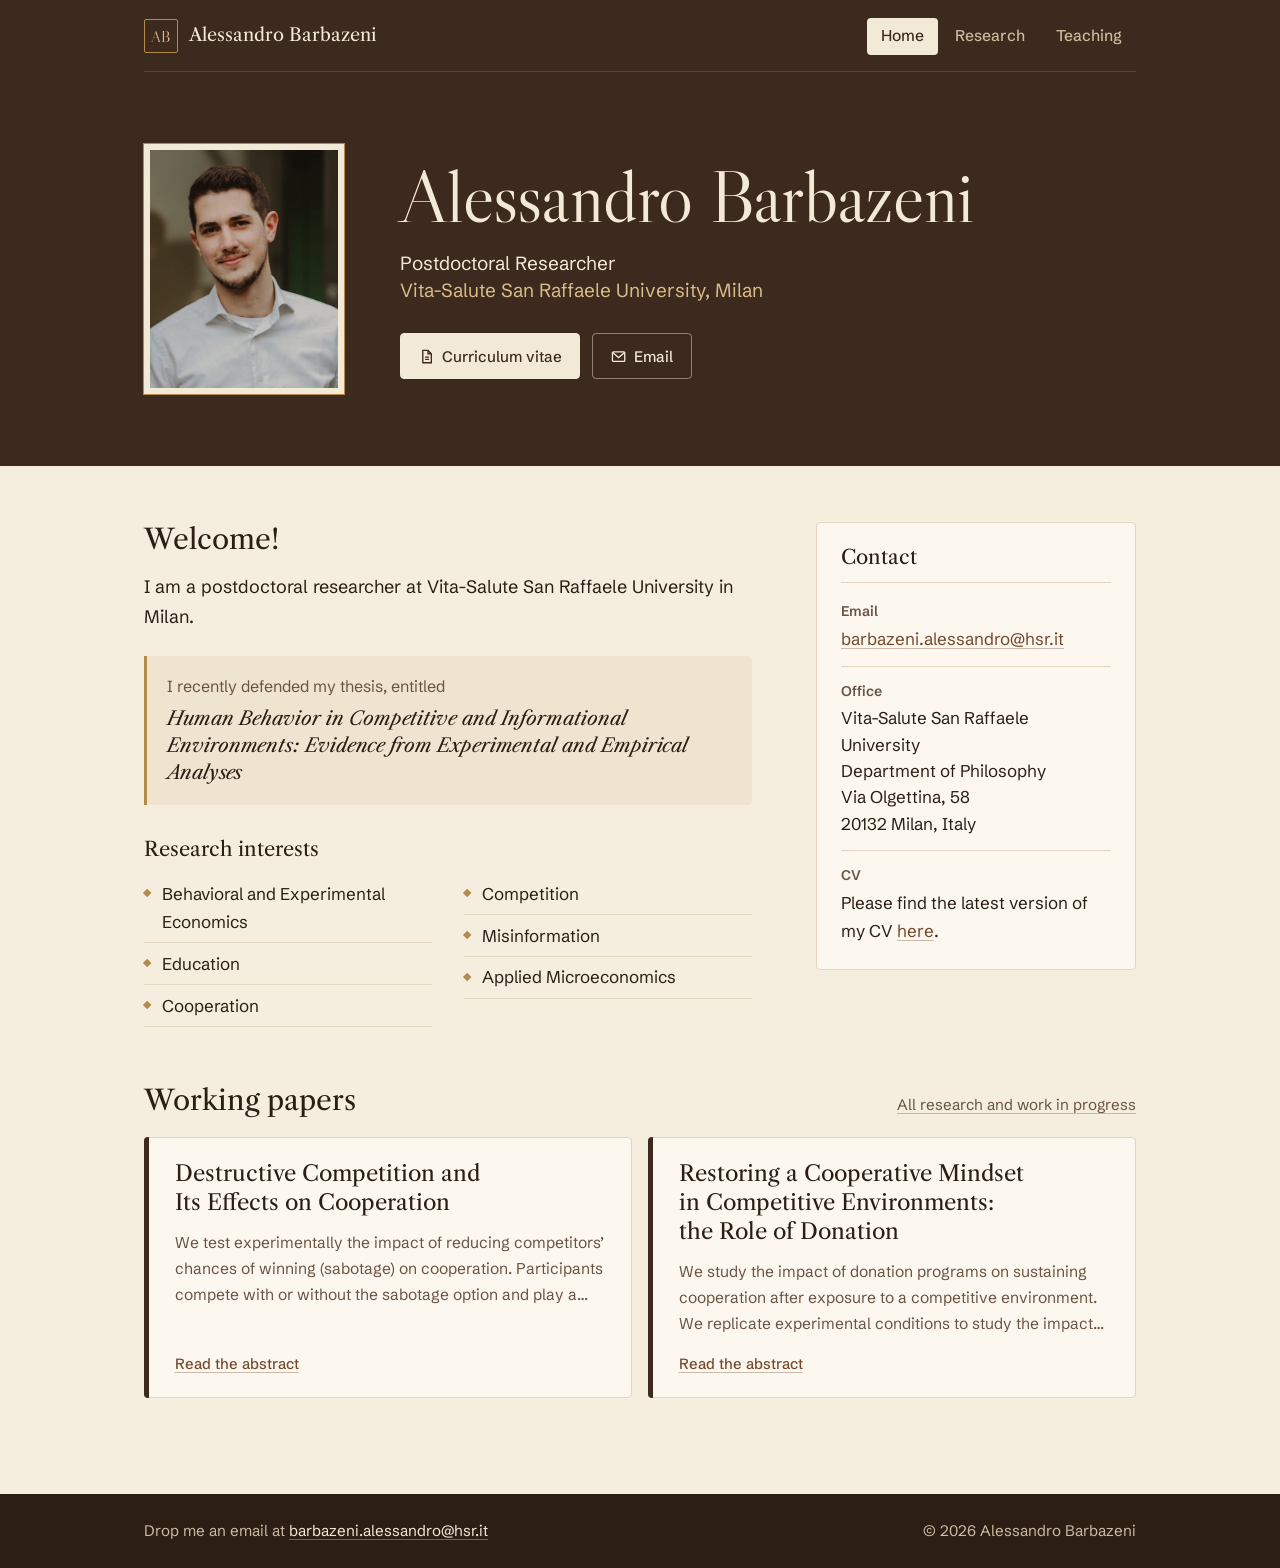
<file: index.html>
<!doctype html>
<html lang="en">
<head>
  <meta charset="utf-8">
  <meta name="viewport" content="width=device-width, initial-scale=1">
  <meta name="color-scheme" content="only light">
  <title>Alessandro Barbazeni</title>
  <meta name="description" content="Alessandro Barbazeni, postdoctoral researcher at Vita-Salute San Raffaele University. Behavioral and experimental economics, education, cooperation, competition, misinformation.">
  <link rel="canonical" href="https://abarbazeni.github.io/">
  <meta name="google-site-verification" content="8weKiplXKfccR6gXjzsGzYR1MokmK6Bg40AnNNI4sKs">
  <meta name="author" content="Alessandro Barbazeni">
  <meta name="theme-color" content="#3D2A1E">
  <meta property="og:title" content="Alessandro Barbazeni">
  <meta property="og:description" content="Postdoctoral researcher in behavioral and experimental economics.">
  <meta property="og:type" content="website">
  <link rel="icon" href="assets/favicon.svg" type="image/svg+xml">
  <link rel="preconnect" href="https://fonts.googleapis.com">
  <link rel="preconnect" href="https://fonts.gstatic.com" crossorigin>
  <link href="https://fonts.googleapis.com/css2?family=Libre+Caslon+Display&family=Libre+Caslon+Text:ital,wght@0,400;0,700;1,400&family=Schibsted+Grotesk:ital,wght@0,400..700;1,400..700&display=swap" rel="stylesheet">
  <link rel="stylesheet" href="assets/css/style.css">
</head>
<body>
  <a class="skip" href="#main">Skip to main content</a>

  <header class="masthead">
    <div class="wrap bar">
      <a class="brand" href="index.html"><span class="brand-mark" aria-hidden="true">AB</span>Alessandro Barbazeni</a>
      <nav aria-label="Main">
        <ul>
          <li><a href="index.html" aria-current="page">Home</a></li>
          <li><a href="research.html">Research</a></li>
          <li><a href="teaching.html">Teaching</a></li>
        </ul>
      </nav>
    </div>

    <div class="wrap hero">
      <figure class="portrait">
        <span class="monogram" aria-hidden="true">AB</span>
        <img src="assets/img/profile.jpg" alt="Portrait of Alessandro Barbazeni" width="594" height="615" onerror="this.remove()">
      </figure>

      <div class="hero-text">
        <div class="id">
          <h1>Alessandro Barbazeni</h1>
          <p class="role">Postdoctoral Researcher<span>Vita-Salute San Raffaele University, Milan</span></p>
        </div>
        <div class="actions">
          <a class="btn btn-solid" href="assets/cv.pdf" rel="noopener">
            <svg viewBox="0 0 16 16" fill="none" stroke="currentColor" stroke-width="1.4" aria-hidden="true"><path d="M4 1.5h5.5L13 5v9.5H4z"/><path d="M9.5 1.5V5H13M6.5 8.5h4M6.5 11h4"/></svg>
            Curriculum vitae
          </a>
          <a class="btn btn-line" href="mailto:barbazeni.alessandro@hsr.it">
            <svg viewBox="0 0 16 16" fill="none" stroke="currentColor" stroke-width="1.4" aria-hidden="true"><rect x="1.5" y="3" width="13" height="10" rx="1"/><path d="m2 4 6 5 6-5"/></svg>
            Email
          </a>
        </div>
      </div>
    </div>
  </header>

  <main id="main">
    <section class="section wrap about-grid">
      <div class="about">
        <h2>Welcome!</h2>
        <p>I am a postdoctoral researcher at Vita-Salute San Raffaele University in Milan.</p>

        <div class="thesis">
          <p>I recently defended my thesis, entitled</p>
          <cite>Human Behavior in Competitive and Informational Environments: Evidence from Experimental and Empirical Analyses</cite>
        </div>

        <h3>Research interests</h3>
        <ul class="interests">
          <li>Behavioral and Experimental Economics</li>
          <li>Education</li>
          <li>Cooperation</li>
          <li>Competition</li>
          <li>Misinformation</li>
          <li>Applied Microeconomics</li>
        </ul>
      </div>

      <aside class="card contact-card" aria-labelledby="contact-title">
        <h2 id="contact-title">Contact</h2>
        <dl class="contact">
          <div>
            <dt>Email</dt>
            <dd><a href="mailto:barbazeni.alessandro@hsr.it">barbazeni.alessandro@hsr.it</a></dd>
          </div>
          <div>
            <dt>Office</dt>
            <dd>
              <address>
                Vita-Salute San Raffaele University<br>
                Department of Philosophy<br>
                Via Olgettina, 58<br>
                20132 Milan, Italy
              </address>
            </dd>
          </div>
          <div>
            <dt>CV</dt>
            <dd>Please find the latest version of my CV <a href="assets/cv.pdf" rel="noopener">here</a>.</dd>
          </div>
        </dl>
      </aside>
    </section>

    <section class="section wrap" aria-labelledby="wp-title">
      <div class="section-head">
        <h2 id="wp-title">Working papers</h2>
        <a class="aside" href="research.html">All research and work in progress</a>
      </div>

      <ul class="papers two-up">
        <li class="card paper">
          <h3><a href="research.html#destructive-competition">Destructive Competition and Its Effects on Cooperation</a></h3>
          <p class="teaser">We test experimentally the impact of reducing competitors’ chances of winning (sabotage) on cooperation. Participants compete with or without the sabotage option and play a public good game before and after the exposure to a competitive environment.</p>
          <a class="more" href="research.html#destructive-competition">Read the abstract</a>
        </li>
        <li class="card paper">
          <h3><a href="research.html#restoring-cooperation">Restoring a Cooperative Mindset in Competitive Environments: the Role of Donation</a></h3>
          <p class="teaser">We study the impact of donation programs on sustaining cooperation after exposure to a competitive environment. We replicate experimental conditions to study the impact of tournament incentives on willingness to cooperate found in Buser and Dreber (2016).</p>
          <a class="more" href="research.html#restoring-cooperation">Read the abstract</a>
        </li>
      </ul>
    </section>
  </main>

  <footer class="site-footer">
    <div class="wrap footer-inner">
      <p>Drop me an email at <a href="mailto:barbazeni.alessandro@hsr.it">barbazeni.alessandro@hsr.it</a></p>
      <p>&copy; 2026 Alessandro Barbazeni</p>
    </div>
  </footer>
</body>
</html>
</file>
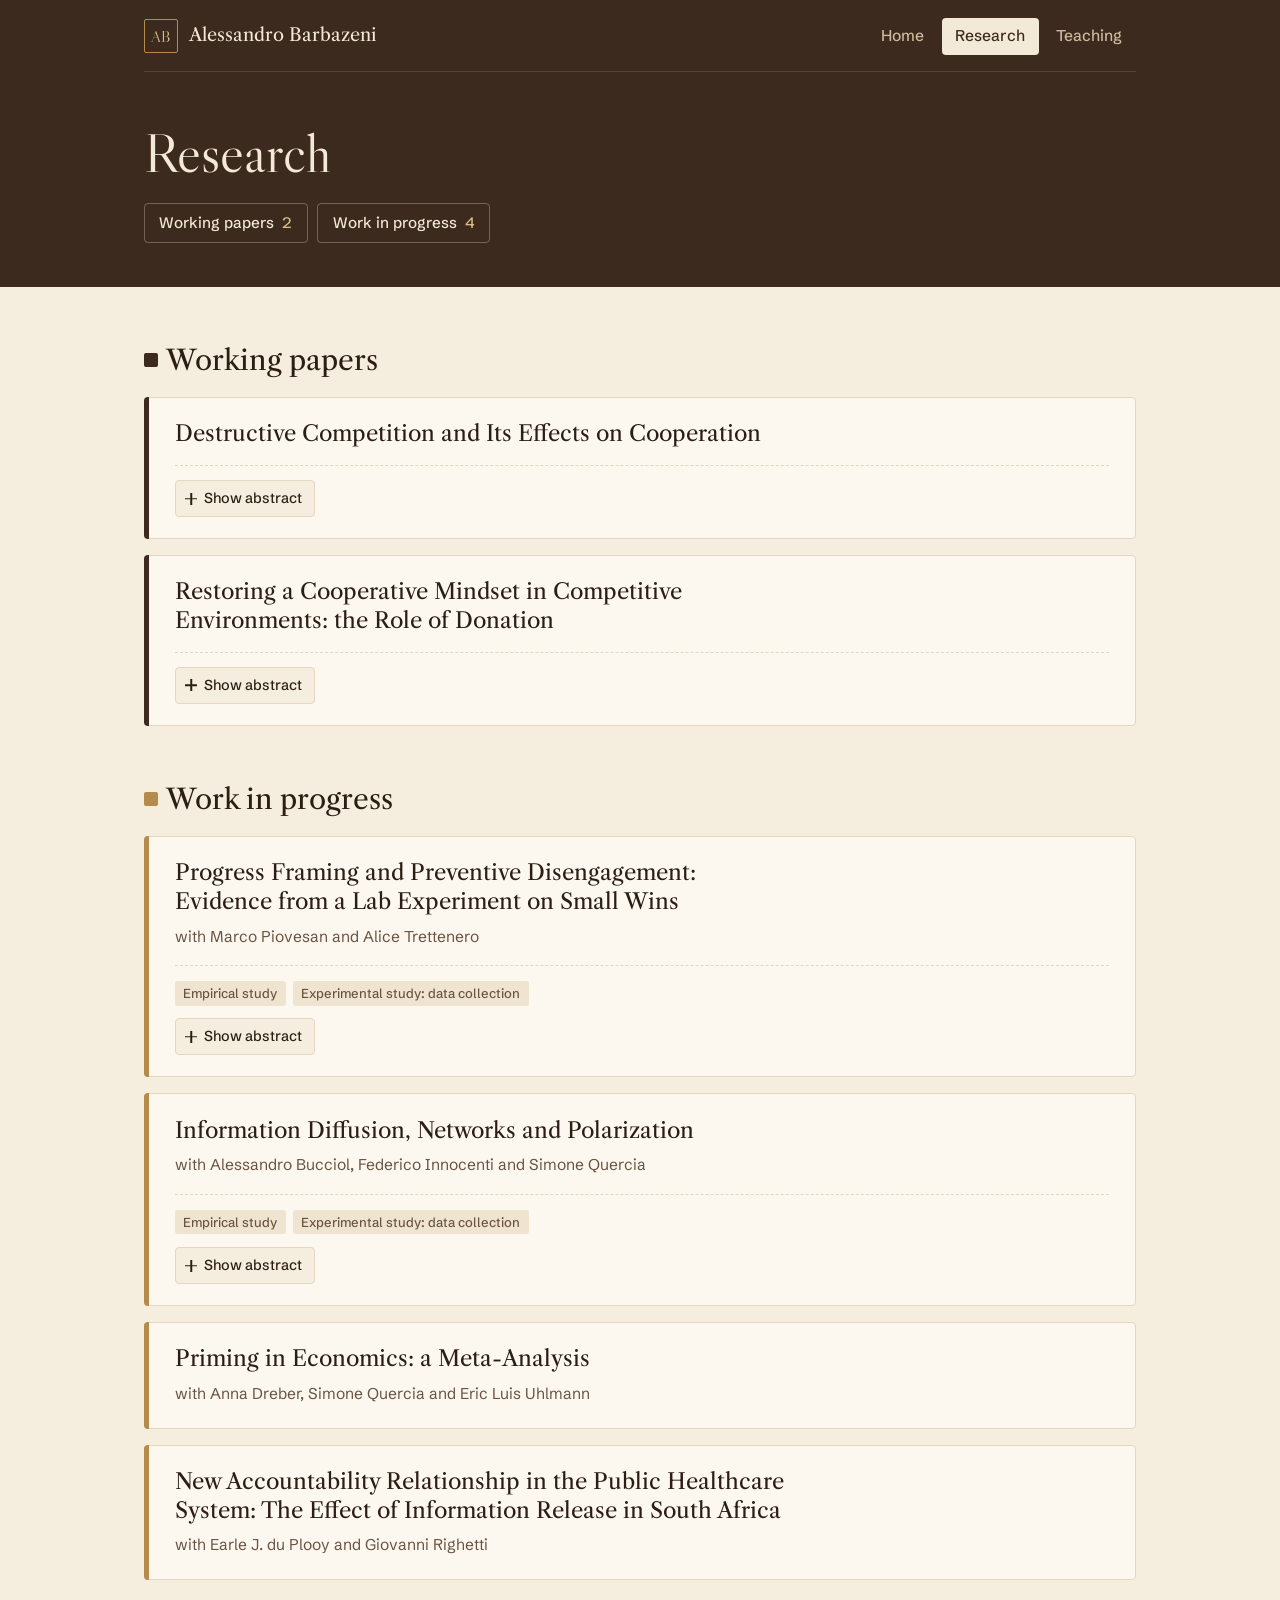
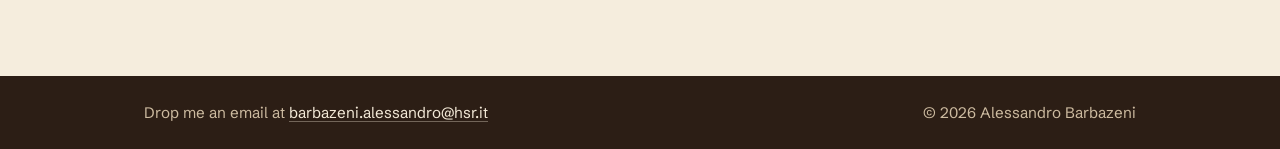
<file: research.html>
<!doctype html>
<html lang="en">
<head>
  <meta charset="utf-8">
  <meta name="viewport" content="width=device-width, initial-scale=1">
  <meta name="color-scheme" content="only light">
  <title>Research | Alessandro Barbazeni</title>
  <meta name="description" content="Working papers and work in progress by Alessandro Barbazeni: competition, cooperation, donation, progress framing, misinformation and priming.">
  <link rel="canonical" href="https://abarbazeni.github.io/research.html">
  <meta name="author" content="Alessandro Barbazeni">
  <meta name="theme-color" content="#3D2A1E">
  <meta property="og:title" content="Research | Alessandro Barbazeni">
  <meta property="og:type" content="website">
  <link rel="icon" href="assets/favicon.svg" type="image/svg+xml">
  <link rel="preconnect" href="https://fonts.googleapis.com">
  <link rel="preconnect" href="https://fonts.gstatic.com" crossorigin>
  <link href="https://fonts.googleapis.com/css2?family=Libre+Caslon+Display&family=Libre+Caslon+Text:ital,wght@0,400;0,700;1,400&family=Schibsted+Grotesk:ital,wght@0,400..700;1,400..700&display=swap" rel="stylesheet">
  <link rel="stylesheet" href="assets/css/style.css">
</head>
<body>
  <a class="skip" href="#main">Skip to main content</a>

  <header class="masthead">
    <div class="wrap bar">
      <a class="brand" href="index.html"><span class="brand-mark" aria-hidden="true">AB</span>Alessandro Barbazeni</a>
      <nav aria-label="Main">
        <ul>
          <li><a href="index.html">Home</a></li>
          <li><a href="research.html" aria-current="page">Research</a></li>
          <li><a href="teaching.html">Teaching</a></li>
        </ul>
      </nav>
    </div>

    <div class="wrap page-head">
      <h1>Research</h1>
      <ul class="jump" aria-label="Sections">
        <li><a href="#working-papers">Working papers <span class="count">2</span></a></li>
        <li><a href="#work-in-progress">Work in progress <span class="count">4</span></a></li>
      </ul>
    </div>
  </header>

  <main id="main">
    <section class="section wrap group" id="working-papers" aria-labelledby="wp-title">
      <div class="section-head">
        <h2 id="wp-title" class="legend">Working papers</h2>
      </div>

      <ul class="papers">
        <li class="card paper" id="destructive-competition">
          <h3>Destructive Competition and Its Effects on Cooperation</h3>
          <div class="card-foot">
            <details class="abstract">
              <summary><span class="icon" aria-hidden="true"></span><span class="when-closed">Show abstract</span><span class="when-open">Hide abstract</span></summary>
              <div class="abstract-body">
                <p>We test experimentally the impact of reducing competitors’ chances of winning (sabotage) on cooperation. Participants compete with or without the sabotage option and play a public good game before and after the exposure to a competitive environment. Contributions to the public good decrease by 9% of the initial endowment when observing pre-post cooperation decisions. Nonetheless, we find no evidence that competition with sabotage further reduces contributions to the public good. Yet, the amount of sabotage received negatively predicts contribution within treated participants.</p>
              </div>
            </details>
          </div>
        </li>

        <li class="card paper" id="restoring-cooperation">
          <h3>Restoring a Cooperative Mindset in Competitive Environments: the Role of Donation</h3>
          <div class="card-foot">
            <details class="abstract">
              <summary><span class="icon" aria-hidden="true"></span><span class="when-closed">Show abstract</span><span class="when-open">Hide abstract</span></summary>
              <div class="abstract-body">
                <p>We study the impact of donation programs on sustaining cooperation after exposure to a competitive environment. We replicate experimental conditions to study the impact of tournament incentives on willingness to cooperate found in Buser and Dreber (2016) and introduce variations in which competition winners can publicly donate to a charity. Our analysis informs on the effectiveness of donation programs in mitigating the potential negative spillover effects of competition on cooperation. We find that competition does not affect cooperation, resulting in the replication being unsuccessful. Furthermore, donation decisions made after a competition reflect winners’ prosocial behavior, but they do not change the cooperation of competition losers.</p>
              </div>
            </details>
          </div>
        </li>
      </ul>
    </section>

    <section class="section wrap group" id="work-in-progress" aria-labelledby="wip-title">
      <div class="section-head">
        <h2 id="wip-title" class="legend wip">Work in progress</h2>
      </div>

      <ul class="papers">
        <li class="card paper wip" id="progress-framing">
          <h3>Progress Framing and Preventive Disengagement: Evidence from a Lab Experiment on Small Wins</h3>
          <p class="authors">with Marco Piovesan and Alice Trettenero</p>
          <div class="card-foot">
            <ul class="tags" aria-label="Status">
              <li>Empirical study</li>
              <li>Experimental study: data collection</li>
            </ul>
            <details class="abstract">
              <summary><span class="icon" aria-hidden="true"></span><span class="when-closed">Show abstract</span><span class="when-open">Hide abstract</span></summary>
              <div class="abstract-body">
                <p>We study whether structured reflection on incremental progress can reduce preventive disengagement in a cognitively demanding task. Using a laboratory experiment with 400 (planned) university students, we randomly assign participants to one of four between-subject conditions: a Progress Reflection diary (PR), in which prompts guide participants to identify improvements; a Difficulty Reflection diary (DR), in which prompts direct attention to obstacles and failures; a Non-Directional Reflection diary (ND), eliciting open-ended task observations without an evaluative frame; or a Neutral Transcription control (NT), in which participants copy a task-irrelevant text. In each of 15 incentivized rounds, participants choose between attempting a visuospatial sequence-recall task or taking a safe outside option, allowing us to directly measure preventive disengagement. We hypothesize that prompting participants to reflect on small wins reduces skipping and improves performance, while focusing on difficulties amplifies disengagement. This design contributes to the literature on brief psychological interventions in education by isolating the causal role of progress framing in sustaining engagement, with implications for the design of low-cost, scalable motivational tools. Data collection is ongoing, with results expected by June 2026.</p>
              </div>
            </details>
          </div>
        </li>

        <li class="card paper wip" id="information-diffusion">
          <h3>Information Diffusion, Networks and Polarization</h3>
          <p class="authors">with Alessandro Bucciol, Federico Innocenti and Simone Quercia</p>
          <div class="card-foot">
            <ul class="tags" aria-label="Status">
              <li>Empirical study</li>
              <li>Experimental study: data collection</li>
            </ul>
            <details class="abstract">
              <summary><span class="icon" aria-hidden="true"></span><span class="when-closed">Show abstract</span><span class="when-open">Hide abstract</span></summary>
              <div class="abstract-body">
                <p>This study investigates the relationship between misinformation and its emotional content, focusing on three dimensions: emotional intensity (overall emotional tone of the content), emotional valence (positive vs. negative emotions), and the emotional intensity associated to specific emotions (anger, fear, sadness, happiness, surprise, and disgust). Leveraging a novel classification method based on OpenAI’s pretrained language models, we generate emotion scores for news content from both the perspective of an impartial media assistant and through the lens of Democrat and Republican voters. Our analysis reveals that emotional content is positively associated with misinformation, highlighting the importance of all emotions, but sadness. Furthermore, we observe heterogeneous patterns across simulated political perspectives, with Republican-leaning scores generally showing stronger emotional responses to misinformation than Democrat-leaning scores.</p>
              </div>
            </details>
          </div>
        </li>

        <li class="card paper wip" id="priming-meta-analysis">
          <h3>Priming in Economics: a Meta-Analysis</h3>
          <p class="authors">with Anna Dreber, Simone Quercia and Eric Luis Uhlmann</p>
        </li>

        <li class="card paper wip" id="accountability-south-africa">
          <h3>New Accountability Relationship in the Public Healthcare System: The Effect of Information Release in South Africa</h3>
          <p class="authors">with Earle J. du Plooy and Giovanni Righetti</p>
        </li>
      </ul>
    </section>
  </main>

  <footer class="site-footer">
    <div class="wrap footer-inner">
      <p>Drop me an email at <a href="mailto:barbazeni.alessandro@hsr.it">barbazeni.alessandro@hsr.it</a></p>
      <p>&copy; 2026 Alessandro Barbazeni</p>
    </div>
  </footer>

  <script>
    // Opening research.html#paper-id (e.g. from the home page) expands that abstract.
    function openFromHash() {
      var id = decodeURIComponent(location.hash.slice(1));
      var card = id && document.getElementById(id);
      var details = card && card.querySelector('details.abstract');
      if (details) details.open = true;
    }
    openFromHash();
    window.addEventListener('hashchange', openFromHash);
  </script>
</body>
</html>
</file>
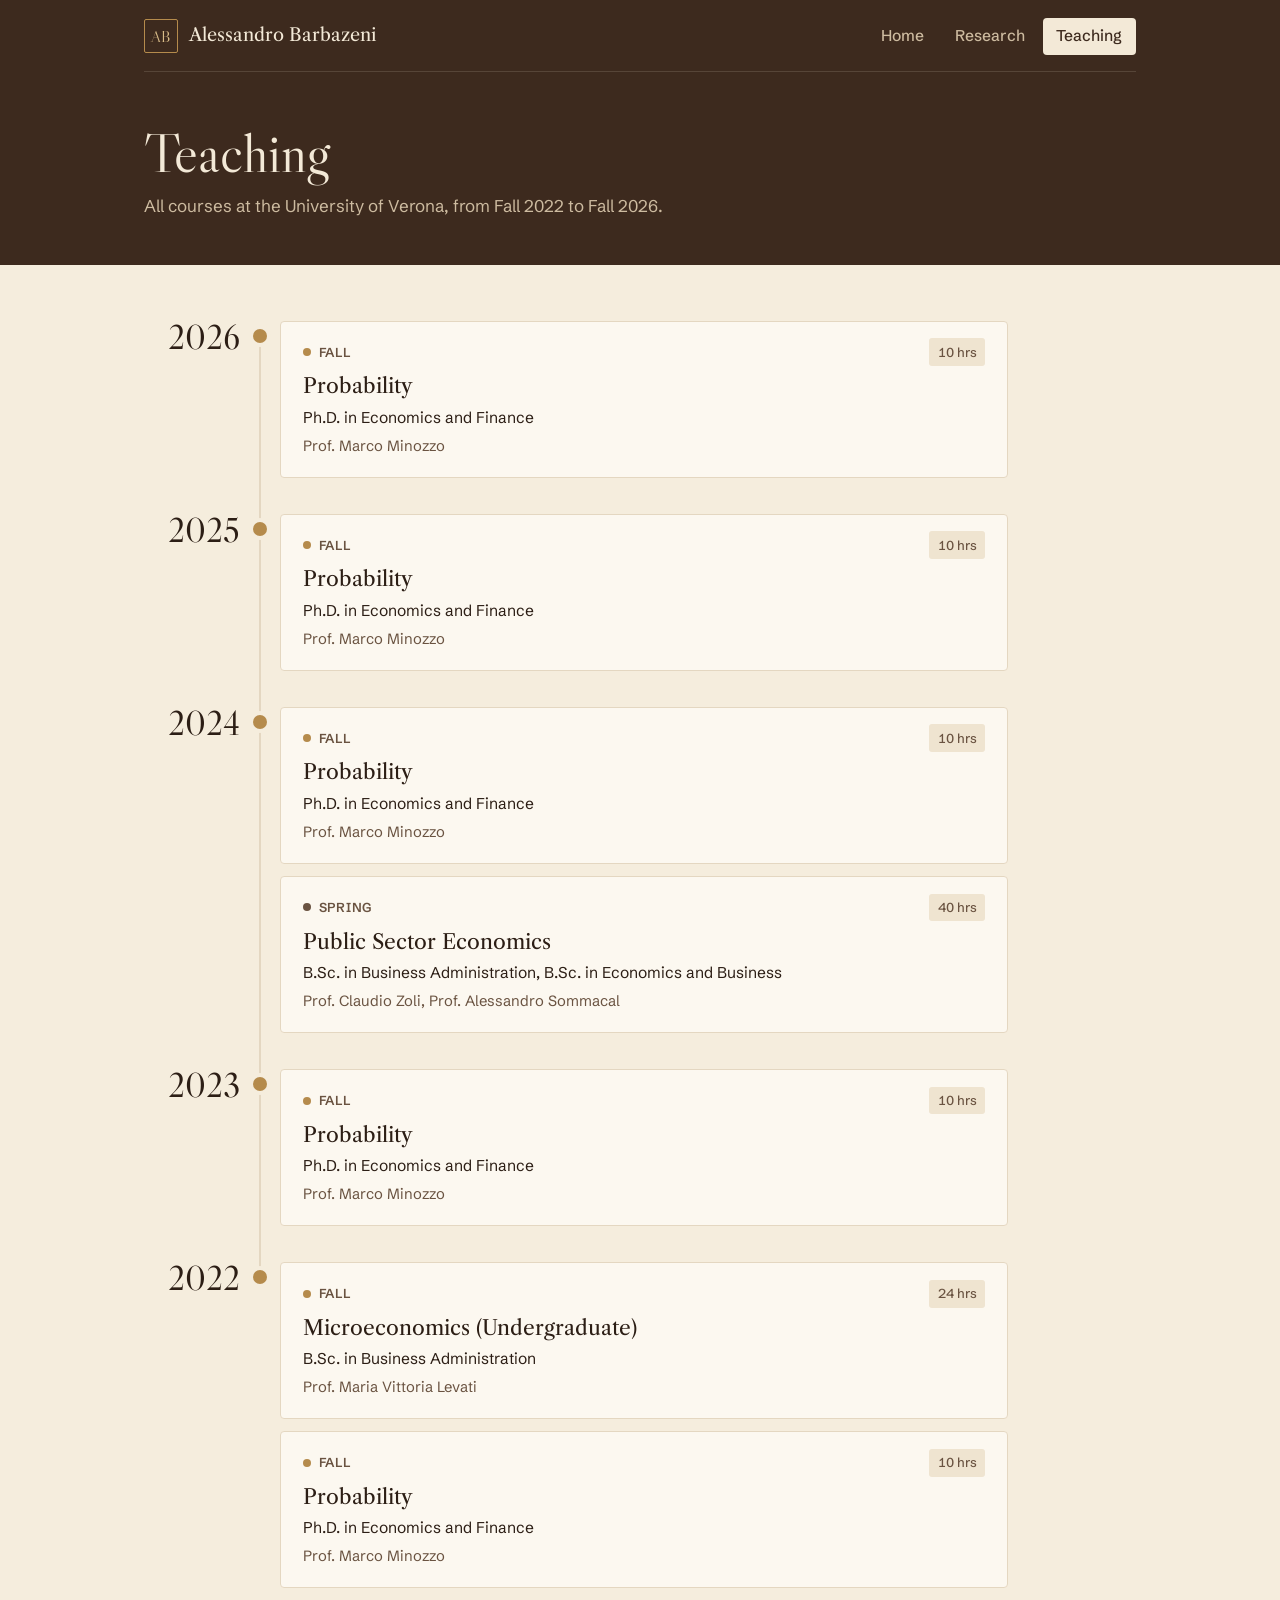
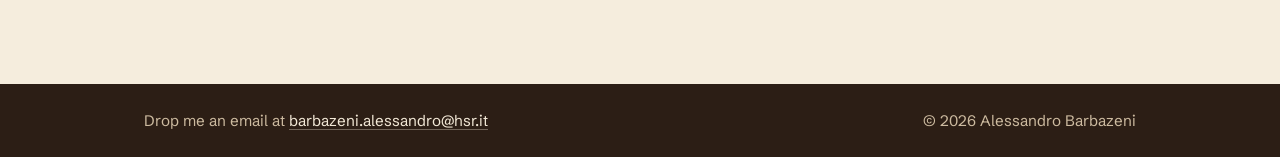
<file: teaching.html>
<!doctype html>
<html lang="en">
<head>
  <meta charset="utf-8">
  <meta name="viewport" content="width=device-width, initial-scale=1">
  <meta name="color-scheme" content="only light">
  <title>Teaching | Alessandro Barbazeni</title>
  <meta name="description" content="Teaching experience of Alessandro Barbazeni at the University of Verona: Probability, Public Sector Economics, Microeconomics.">
  <link rel="canonical" href="https://abarbazeni.github.io/teaching.html">
  <meta name="author" content="Alessandro Barbazeni">
  <meta name="theme-color" content="#3D2A1E">
  <meta property="og:title" content="Teaching | Alessandro Barbazeni">
  <meta property="og:type" content="website">
  <link rel="icon" href="assets/favicon.svg" type="image/svg+xml">
  <link rel="preconnect" href="https://fonts.googleapis.com">
  <link rel="preconnect" href="https://fonts.gstatic.com" crossorigin>
  <link href="https://fonts.googleapis.com/css2?family=Libre+Caslon+Display&family=Libre+Caslon+Text:ital,wght@0,400;0,700;1,400&family=Schibsted+Grotesk:ital,wght@0,400..700;1,400..700&display=swap" rel="stylesheet">
  <link rel="stylesheet" href="assets/css/style.css">
</head>
<body>
  <a class="skip" href="#main">Skip to main content</a>

  <header class="masthead">
    <div class="wrap bar">
      <a class="brand" href="index.html"><span class="brand-mark" aria-hidden="true">AB</span>Alessandro Barbazeni</a>
      <nav aria-label="Main">
        <ul>
          <li><a href="index.html">Home</a></li>
          <li><a href="research.html">Research</a></li>
          <li><a href="teaching.html" aria-current="page">Teaching</a></li>
        </ul>
      </nav>
    </div>

    <div class="wrap page-head">
      <h1>Teaching</h1>
      <p>All courses at the University of Verona, from Fall 2022 to Fall 2026.</p>
    </div>
  </header>

  <main id="main">
    <section class="section wrap" aria-label="Courses by year">
      <ol class="timeline">
        <li class="tl-year">
          <h2 class="tl-label"><time datetime="2026">2026</time></h2>
          <ol class="tl-items">
            <li class="card tl-item">
              <div class="course-top"><span class="term">Fall</span><span class="hours">10 hrs</span></div>
              <h3>Probability</h3>
              <p class="program">Ph.D. in Economics and Finance</p>
              <p class="prof">Prof. Marco Minozzo</p>
            </li>
          </ol>
        </li>

        <li class="tl-year">
          <h2 class="tl-label"><time datetime="2025">2025</time></h2>
          <ol class="tl-items">
            <li class="card tl-item">
              <div class="course-top"><span class="term">Fall</span><span class="hours">10 hrs</span></div>
              <h3>Probability</h3>
              <p class="program">Ph.D. in Economics and Finance</p>
              <p class="prof">Prof. Marco Minozzo</p>
            </li>
          </ol>
        </li>

        <li class="tl-year">
          <h2 class="tl-label"><time datetime="2024">2024</time></h2>
          <ol class="tl-items">
            <li class="card tl-item">
              <div class="course-top"><span class="term">Fall</span><span class="hours">10 hrs</span></div>
              <h3>Probability</h3>
              <p class="program">Ph.D. in Economics and Finance</p>
              <p class="prof">Prof. Marco Minozzo</p>
            </li>
            <li class="card tl-item">
              <div class="course-top"><span class="term spring">Spring</span><span class="hours">40 hrs</span></div>
              <h3>Public Sector Economics</h3>
              <p class="program">B.Sc. in Business Administration, B.Sc. in Economics and Business</p>
              <p class="prof">Prof. Claudio Zoli, Prof. Alessandro Sommacal</p>
            </li>
          </ol>
        </li>

        <li class="tl-year">
          <h2 class="tl-label"><time datetime="2023">2023</time></h2>
          <ol class="tl-items">
            <li class="card tl-item">
              <div class="course-top"><span class="term">Fall</span><span class="hours">10 hrs</span></div>
              <h3>Probability</h3>
              <p class="program">Ph.D. in Economics and Finance</p>
              <p class="prof">Prof. Marco Minozzo</p>
            </li>
          </ol>
        </li>

        <li class="tl-year">
          <h2 class="tl-label"><time datetime="2022">2022</time></h2>
          <ol class="tl-items">
            <li class="card tl-item">
              <div class="course-top"><span class="term">Fall</span><span class="hours">24 hrs</span></div>
              <h3>Microeconomics (Undergraduate)</h3>
              <p class="program">B.Sc. in Business Administration</p>
              <p class="prof">Prof. Maria Vittoria Levati</p>
            </li>
            <li class="card tl-item">
              <div class="course-top"><span class="term">Fall</span><span class="hours">10 hrs</span></div>
              <h3>Probability</h3>
              <p class="program">Ph.D. in Economics and Finance</p>
              <p class="prof">Prof. Marco Minozzo</p>
            </li>
          </ol>
        </li>
      </ol>
    </section>
  </main>

  <footer class="site-footer">
    <div class="wrap footer-inner">
      <p>Drop me an email at <a href="mailto:barbazeni.alessandro@hsr.it">barbazeni.alessandro@hsr.it</a></p>
      <p>&copy; 2026 Alessandro Barbazeni</p>
    </div>
  </footer>
</body>
</html>
</file>
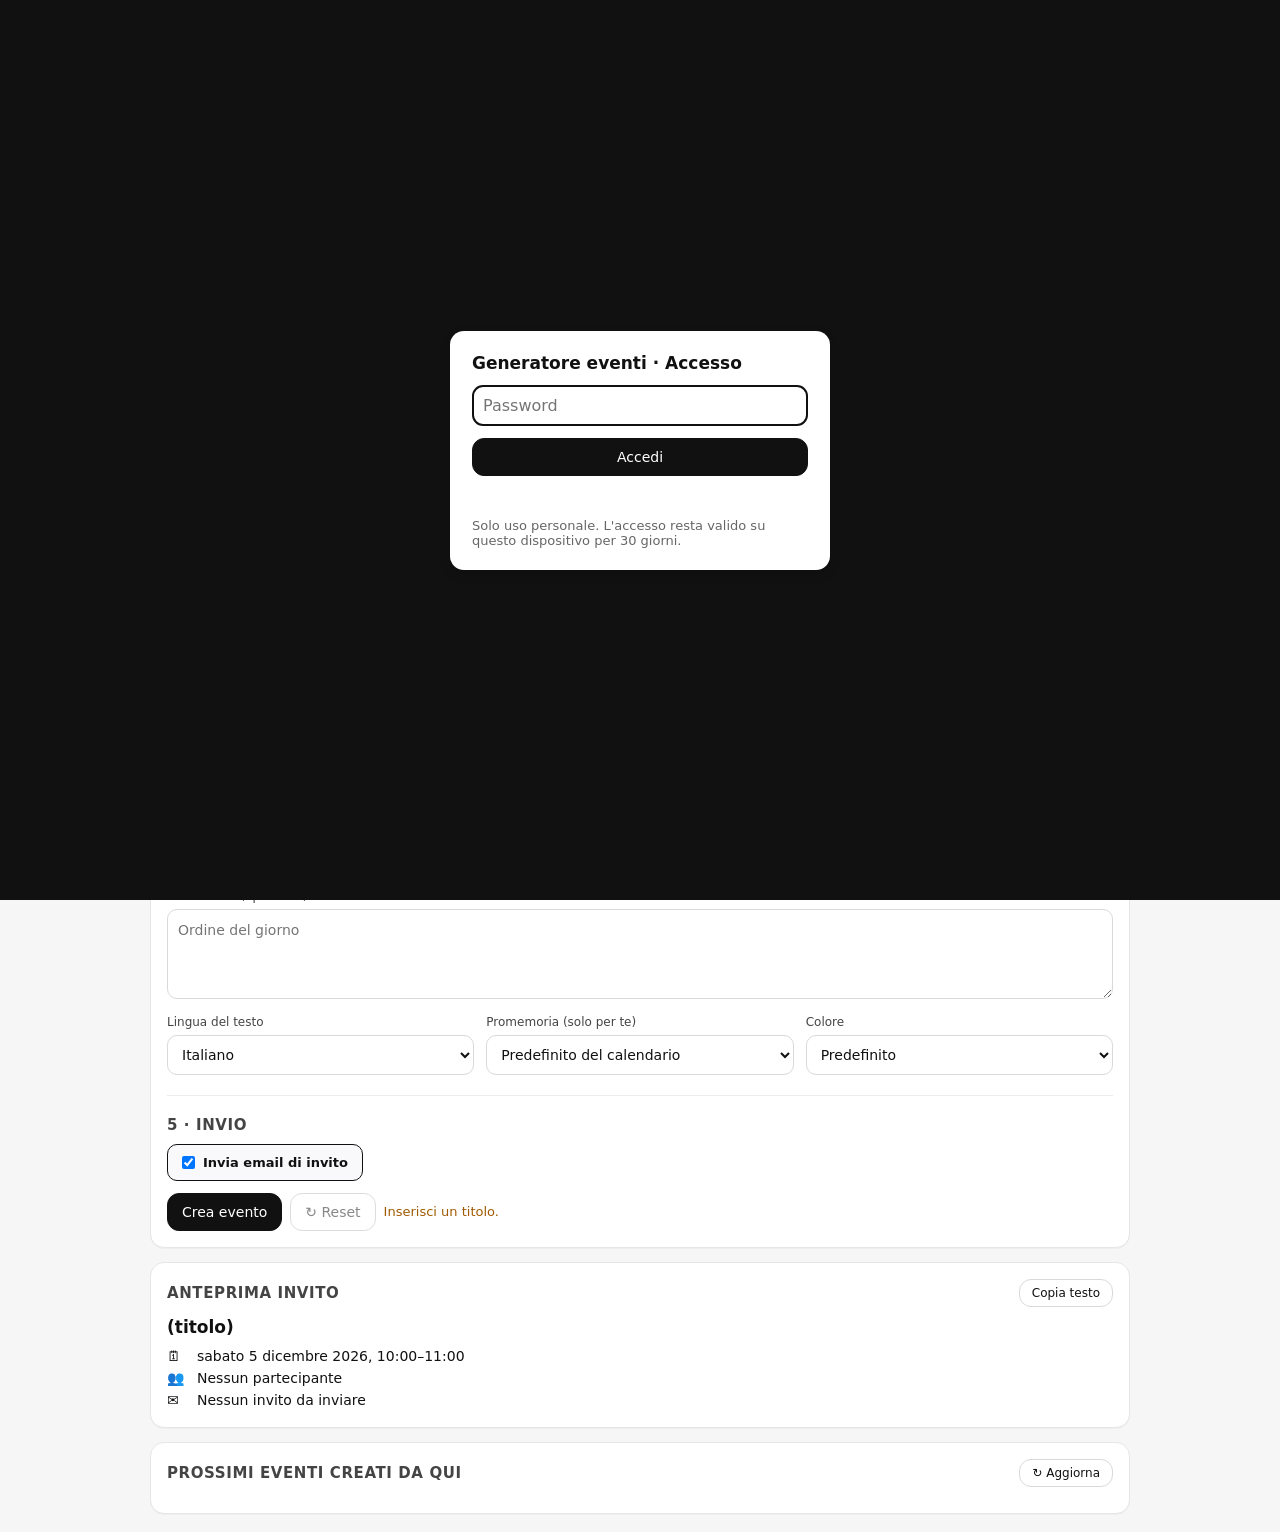
<file: generator/university.html>
<!doctype html>
<html lang="it">
<head>
  <meta charset="utf-8" />
  <meta name="robots" content="noindex, nofollow, noarchive, nosnippet" />
  <meta name="viewport" content="width=device-width,initial-scale=1" />
  <title>Generatore eventi</title>

  <style>
    /* ─── Base ─────────────────────────────────────────────────────── */
    :root { font-family: -apple-system, system-ui, "Segoe UI", Roboto, Helvetica, Arial, sans-serif; }
    [hidden] { display:none !important; }
    body  { margin:0; background:#f6f6f7; color:#111; }
    .wrap { max-width:980px; margin:0 auto; padding:18px; }
    .topbar { display:flex; justify-content:space-between; align-items:center; gap:10px; flex-wrap:wrap; margin-bottom:12px; }

    /* ─── Cards ─────────────────────────────────────────────────────── */
    .card { background:#fff; border:1px solid #e6e6e8; border-radius:14px; padding:16px; box-shadow:0 1px 0 rgba(0,0,0,.03); }
    .card + .card { margin-top:14px; }

    /* ─── Typography ─────────────────────────────────────────────────── */
    h1 { font-size:20px; margin:0; }
    h2 { font-size:15px; font-weight:600; margin:0 0 10px; color:#444; text-transform:uppercase; letter-spacing:.04em; }
    h3 { font-size:13px; font-weight:600; margin:0 0 8px; color:#444; }
    .muted { color:#666; font-size:13px; }
    .mt   { margin-top:12px; }
    .mt-s { margin-top:8px; }

    /* ─── Sections ───────────────────────────────────────────────────── */
    .section { margin-bottom:20px; }
    .section:last-child { margin-bottom:0; }
    .section-head { display:flex; justify-content:space-between; align-items:center; margin-bottom:10px; gap:10px; flex-wrap:wrap; }
    .section-head h2 { margin:0; }
    .section-divider { border:none; border-top:1px solid #ececf0; margin:20px 0; }

    /* ─── Grid ───────────────────────────────────────────────────────── */
    .grid  { display:grid; grid-template-columns:1fr 1fr; gap:12px; }
    .grid3 { display:grid; grid-template-columns:1fr 1fr 1fr; gap:12px; }
    .grid4 { display:grid; grid-template-columns:1.2fr 1.2fr 1.2fr 1fr; gap:10px; }

    /* ─── Form ───────────────────────────────────────────────────────── */
    label { display:block; font-size:12px; color:#444; margin-bottom:6px; }
    input, select, textarea {
      width:100%; box-sizing:border-box; padding:10px; border-radius:10px; border:1px solid #d9d9dd;
      background:#fff; font-size:14px; min-width:0; font-family:inherit; color:inherit;
    }
    input:disabled, select:disabled { background:#f3f3f5; color:#999; }
    input[type="date"], input[type="time"] { -webkit-appearance:none; appearance:none; max-width:100%; min-height:40px; }
    textarea { min-height:90px; resize:vertical; line-height:1.45; }

    /* ─── Buttons ────────────────────────────────────────────────────── */
    .row { display:flex; gap:8px; flex-wrap:wrap; align-items:center; }
    button, .btn-link {
      padding:10px 14px; border-radius:12px; border:1px solid #111; background:#111; color:#fff;
      font-size:14px; cursor:pointer; font-family:inherit; text-decoration:none;
      display:inline-flex; align-items:center; gap:6px; box-sizing:border-box;
    }
    button.secondary, .btn-link { background:#fff; color:#111; border-color:#d9d9dd; }
    button.small, .btn-link.small { font-size:12px; padding:6px 12px; }
    button.ghost { color:#888; border-color:#ddd; }
    button.danger { color:#b42318; }
    button:disabled { opacity:.6; cursor:default; }
    .chip-btn { background:#fff; color:#111; border:1px solid #d9d9dd; border-radius:999px; padding:5px 12px; font-size:12.5px; }
    .chip-btn.active { border-color:#111; background:#f0f0f3; }

    /* ─── Pills / toggles ────────────────────────────────────────────── */
    .pill, .toggle-pill {
      display:inline-flex; align-items:center; gap:8px; margin:0; padding:10px 14px;
      border:1px solid #d9d9dd; border-radius:10px; background:#fff; cursor:pointer; font-size:13px; color:#111;
    }
    .pill input, .toggle-pill input { width:auto; margin:0; }
    .pill:has(input:checked), .toggle-pill:has(input:checked) { border-color:#111; background:#f9f9fb; }
    .pill .dot { width:9px; height:9px; border-radius:50%; display:inline-block; }
    .subbox { margin-top:10px; padding:12px; border:1px solid #ececf0; border-radius:12px; background:#fbfbfc; }

    /* ─── Rubrica ────────────────────────────────────────────────────── */
    .book-tools { display:grid; grid-template-columns:1fr 200px; gap:8px; }
    .contacts { max-height:280px; overflow:auto; border:1px solid #ececf0; border-radius:12px; margin-top:8px; background:#fff; }
    .contact-row { display:flex; align-items:center; gap:10px; padding:9px 12px; border-top:1px solid #f0f0f3; cursor:pointer; margin:0; color:#111; }
    .contact-row:first-child { border-top:none; }
    .contact-row input { width:auto; margin:0; flex-shrink:0; }
    .contact-row:has(input:checked) { background:#f6f7fb; }
    .contact-main { min-width:0; flex:1; }
    .contact-name { font-size:14px; font-weight:500; }
    .contact-mail { font-size:12px; color:#666; overflow:hidden; text-overflow:ellipsis; white-space:nowrap; }
    .group-tag { font-size:11px; color:#555; background:#f0f0f3; padding:2px 8px; border-radius:999px; flex-shrink:0; }
    .empty { padding:14px; color:#666; font-size:13px; }

    /* ─── Menu a tendina della rubrica ──────────────────────────────── */
    .picker { position:relative; }
    .picker-btn {
      width:100%; justify-content:space-between; background:#fff; color:#111;
      border:1px solid #d9d9dd; border-radius:10px; padding:10px;
    }
    .picker-btn[aria-expanded="true"] { border-color:#111; }
    .caret { color:#666; font-size:15px; line-height:1; }
    .picker-panel {
      position:absolute; left:0; right:0; top:calc(100% + 6px); z-index:5;
      background:#fff; border:1px solid #d9d9dd; border-radius:12px; padding:10px;
      box-shadow:0 8px 24px rgba(0,0,0,.12);
    }
    .picker-panel .contacts { max-height:260px; }
    .picker-foot { justify-content:space-between; }

    /* ─── Partecipanti scelti ────────────────────────────────────────── */
    .email-row { display:flex; gap:8px; }
    .email-row input { flex:1; }
    .chips { display:flex; flex-wrap:wrap; gap:6px; }
    .chip {
      display:inline-flex; align-items:center; gap:6px; max-width:100%; box-sizing:border-box;
      padding:3px 3px 3px 10px; border:1px solid #d9d9dd; border-radius:999px; background:#fff; font-size:13px;
    }
    .chip.opt { border-style:dashed; color:#555; }
    .chip-name { font-weight:500; white-space:nowrap; }
    .chip-mail { overflow:hidden; text-overflow:ellipsis; white-space:nowrap; min-width:0; color:#555; }
    .chip select.chip-sel {
      width:auto; max-width:240px; padding:2px 6px; font-size:12px; border-radius:999px;
      border:1px solid #e0e0e4; background:#f6f6f8; min-width:0;
    }
    .chip-opt { background:#f0f0f3; color:#444; border:none; border-radius:999px; padding:3px 8px; font-size:11px; flex-shrink:0; }
    .chip.opt .chip-opt { background:#fff4e5; color:#a15a00; }
    .chip-x { background:transparent; color:#888; border:none; border-radius:999px; padding:2px 8px; font-size:16px; line-height:1; flex-shrink:0; }
    .chip-x:hover { background:#f0f0f3; color:#111; }

    /* ─── Editor rubrica ─────────────────────────────────────────────── */
    .book-list .bk { display:flex; justify-content:space-between; align-items:center; gap:10px; padding:8px 0; border-top:1px solid #ececf0; }
    .book-list .bk:first-child { border-top:none; }
    .bk-info { min-width:0; }
    .bk-actions { display:flex; gap:6px; flex-shrink:0; }

    /* ─── Status ─────────────────────────────────────────────────────── */
    .tag  { font-size:12px; color:#444; background:#f0f0f3; padding:4px 8px; border-radius:999px; }
    .ok   { color:#0a7a2f; }
    .warn { color:#a15a00; }
    .err  { color:#b42318; }
    .confirm {
      margin-top:12px; padding:12px; border:1px solid #111; border-radius:12px; background:#f9f9fb;
      display:flex; justify-content:space-between; align-items:center; gap:10px; flex-wrap:wrap; font-size:14px;
    }

    /* ─── Anteprima / output ─────────────────────────────────────────── */
    .msgHeader { display:flex; justify-content:space-between; align-items:center; gap:10px; margin-bottom:10px; }
    .pv-title { font-size:17px; font-weight:600; margin-bottom:8px; overflow-wrap:anywhere; }
    .pv-row { display:grid; grid-template-columns:26px 1fr; gap:4px; font-size:14px; padding:3px 0; overflow-wrap:anywhere; }
    .out { white-space:pre-wrap; overflow-wrap:anywhere; background:#fbfbfc; border:1px solid #ececf0; border-radius:12px; padding:12px; font-size:13.5px; line-height:1.55; margin-top:10px; }
    .result-card { border-color:#0a7a2f; box-shadow:0 0 0 3px rgba(10,122,47,.08); }
    .note { font-size:12.5px; color:#666; margin-top:10px; }

    /* ─── Prossimi eventi ────────────────────────────────────────────── */
    .ev { display:flex; justify-content:space-between; align-items:center; gap:10px; padding:10px 0; border-top:1px solid #ececf0; }
    .ev:first-child { border-top:none; padding-top:0; }
    .ev-title { font-weight:600; font-size:14px; overflow-wrap:anywhere; }
    .ev-actions { display:flex; gap:6px; flex-wrap:wrap; align-items:center; justify-content:flex-end; flex-shrink:0; }

    /* ─── Toast ──────────────────────────────────────────────────────── */
    .toast {
      position:fixed; left:50%; bottom:18px; z-index:10; max-width:90vw; transform:translate(-50%, 20px); opacity:0;
      pointer-events:none; background:#111; color:#fff; padding:10px 16px; border-radius:12px; font-size:14px;
      transition:opacity .2s, transform .2s;
    }
    .toast.show { opacity:1; transform:translate(-50%, 0); }
    .toast.ok   { background:#0a7a2f; }
    .toast.warn { background:#a15a00; }
    .toast.err  { background:#b42318; }

    /* ─── Accesso ────────────────────────────────────────────────────── */
    .login {
      position:fixed; inset:0; z-index:9999; background:#111;
      display:flex; align-items:center; justify-content:center; padding:16px;
    }
    .login-box {
      width:380px; max-width:100%; box-sizing:border-box; background:#fff; border-radius:14px; padding:22px;
      display:flex; flex-direction:column; gap:12px; box-shadow:0 4px 12px rgba(0,0,0,.15);
    }
    .login-box h2 { text-transform:none; letter-spacing:0; font-size:17px; color:#111; margin:0; }
    .login-box input { font-size:16px; }
    .login-box button { justify-content:center; }
    .login-err { color:#b42318; font-size:13px; min-height:18px; }

    /* ─── Responsive ─────────────────────────────────────────────────── */
    @media (max-width:760px) {
      .grid, .grid3, .grid4, .book-tools { grid-template-columns:1fr; }
      input, select, textarea { font-size:16px; }
    }
    @media (max-width:520px) {
      .wrap { padding:10px; }
      .card { padding:12px; border-radius:12px; }
      h1 { font-size:17px; }
      .toggle-pill { width:100%; box-sizing:border-box; }
      .ev, .book-list .bk { flex-direction:column; align-items:flex-start; }
      .ev-actions { justify-content:flex-start; }
      .chip { flex-wrap:wrap; border-radius:14px; }
    }
  </style>
</head>

<body>

<!-- ── Accesso ─────────────────────────────────────────────────────── -->
<div class="login" id="login">
  <form class="login-box" id="loginForm" autocomplete="on">
    <h2>Generatore eventi · Accesso</h2>
    <input type="text" name="username" value="generatore-eventi" autocomplete="username" hidden />
    <input id="loginPw" type="password" placeholder="Password" autocomplete="current-password" required />
    <button type="submit" id="loginBtn">Accedi</button>
    <div class="login-err" id="loginErr"></div>
    <div class="muted">Solo uso personale. L'accesso resta valido su questo dispositivo per 30 giorni.</div>
  </form>
</div>

<div class="wrap">

  <div class="topbar">
    <h1>Generatore eventi</h1>
    <div class="row">
      <span class="tag" id="userTag">…</span>
      <button type="button" id="logout" class="secondary small ghost">Esci</button>
    </div>
  </div>

  <!-- ── Form ─────────────────────────────────────────────────────── -->
  <div class="card">

    <!-- 1 · Evento -->
    <div class="section">
      <div class="section-head">
        <h2>1 · Evento</h2>
        <button type="button" id="resetTop" class="secondary small ghost">&#8635; Reset</button>
      </div>

      <label for="title">Titolo *</label>
      <input id="title" placeholder="Riunione progetto" autocomplete="off" />

      <div class="grid3 mt">
        <div><label for="date">Data *</label><input id="date" type="date" /></div>
        <div><label for="start">Inizio *</label><input id="start" type="time" step="300" /></div>
        <div><label for="end">Fine *</label><input id="end" type="time" step="300" /></div>
      </div>

      <div class="row mt-s" id="durations">
        <span class="muted">Durata:</span>
        <button type="button" class="chip-btn" data-dur="30">30 min</button>
        <button type="button" class="chip-btn" data-dur="60">1 h</button>
        <button type="button" class="chip-btn" data-dur="90">1 h 30</button>
        <button type="button" class="chip-btn" data-dur="120">2 h</button>
        <button type="button" class="chip-btn" data-dur="180">3 h</button>
      </div>

      <div class="grid3 mt">
        <div>
          <label for="calendar">Calendario</label>
          <select id="calendar"><option value="primary">Calendario principale</option></select>
        </div>
        <div>
          <label for="repeat">Ripetizione</label>
          <select id="repeat">
            <option value="none" selected>Non si ripete</option>
            <option value="weekly">Ogni settimana</option>
            <option value="biweekly">Ogni 2 settimane</option>
            <option value="monthly">Ogni mese</option>
          </select>
        </div>
        <div>
          <label for="count">Numero di incontri</label>
          <input id="count" type="number" min="2" max="52" value="8" />
        </div>
      </div>
    </div>

    <hr class="section-divider">

    <!-- 2 · Partecipanti -->
    <div class="section">
      <div class="section-head">
        <h2>2 · Partecipanti</h2>
        <button type="button" id="toggleBook" class="secondary small">✏️ Gestisci rubrica</button>
      </div>

      <div class="picker" id="picker">
        <button type="button" id="pickerBtn" class="picker-btn" aria-expanded="false" aria-controls="pickerPanel">
          <span>Scegli dalla rubrica</span><span class="caret" aria-hidden="true">▾</span>
        </button>
        <div class="picker-panel" id="pickerPanel" hidden>
          <div class="book-tools">
            <input id="search" type="search" placeholder="Cerca…" autocomplete="off" />
            <select id="groupFilter"><option value="">Tutti i gruppi</option></select>
          </div>
          <div class="contacts" id="contacts"></div>
          <div class="row mt-s picker-foot">
            <button type="button" id="selectVisible" class="secondary small">Seleziona tutti i visibili</button>
            <button type="button" id="pickerDone" class="small">Fatto</button>
          </div>
        </div>
      </div>
      <div class="row mt-s">
        <span class="muted" id="attCount"></span>
        <button type="button" id="clearAtt" class="secondary small ghost">Deseleziona tutti</button>
      </div>

      <!-- Partecipanti scelti -->
      <div id="chips" class="chips mt"></div>

      <label for="emailInput" class="mt">Altri indirizzi</label>
      <div class="email-row">
        <input id="emailInput" type="text" inputmode="email" autocomplete="off" placeholder="nome@esempio.it" />
        <button type="button" id="addEmail" class="secondary">Aggiungi</button>
      </div>

      <!-- Editor rubrica -->
      <div id="bookEditor" class="subbox" hidden>
        <h3 id="bkFormTitle">Nuovo contatto</h3>
        <div class="grid4">
          <div><label for="bkName">Nome</label><input id="bkName" placeholder="Mario Rossi" autocomplete="off" /></div>
          <div><label for="bkGmail">Gmail (preferita)</label><input id="bkGmail" type="email" placeholder="mario@gmail.com" autocomplete="off" /></div>
          <div><label for="bkAlt">Email alternativa</label><input id="bkAlt" type="email" placeholder="mario@univr.it" autocomplete="off" /></div>
          <div><label for="bkGroup">Gruppo</label><input id="bkGroup" list="groupList" placeholder="Dottorandi" autocomplete="off" /><datalist id="groupList"></datalist></div>
        </div>
        <div class="row mt-s">
          <button type="button" id="bkSave">Salva contatto</button>
          <button type="button" id="bkCancel" class="secondary" hidden>Annulla modifica</button>
        </div>

        <details class="mt">
          <summary class="muted" style="cursor:pointer;">Importa più contatti insieme</summary>
          <div class="muted mt-s">Una riga per persona: <code>Nome; gmail; altra email; gruppo</code></div>
          <textarea id="bkImport" class="mt-s" placeholder="Mario Rossi; mario@gmail.com; mario@univr.it; Dottorandi"></textarea>
          <button type="button" id="bkImportBtn" class="secondary mt-s">Importa</button>
        </details>

        <h3 class="mt">Contatti in rubrica</h3>
        <div class="book-list" id="bookList"></div>
      </div>

      <div class="row mt">
        <label class="toggle-pill"><input type="checkbox" id="canSee" checked /> Vedono gli altri invitati</label>
        <label class="toggle-pill"><input type="checkbox" id="canInvite" /> Possono invitare altri</label>
        <label class="toggle-pill"><input type="checkbox" id="canModify" /> Possono modificare l'evento</label>
      </div>
    </div>

    <hr class="section-divider">

    <!-- 3 · Luogo & riunione online -->
    <div class="section">
      <h2>3 · Luogo &amp; riunione online</h2>

      <label for="place">Luogo (opzionale)</label>
      <input id="place" placeholder="Aula 3" />

      <label class="mt">Riunione online</label>
      <div class="row">
        <label class="pill"><input type="radio" name="online" value="none" checked /> Nessuna</label>
        <label class="pill"><input type="radio" name="online" value="meet" /> <span class="dot" style="background:#00897b"></span> Google Meet</label>
        <label class="pill"><input type="radio" name="online" value="zoom" /> <span class="dot" style="background:#2d8cff"></span> Zoom</label>
        <label class="pill"><input type="radio" name="online" value="teams" /> <span class="dot" style="background:#5b5fc7"></span> Teams</label>
      </div>

      <div id="meetBox" class="muted mt-s" hidden>
        Il link Meet viene creato e aggiunto all'invito.
      </div>

      <div id="zoomBox" class="subbox" hidden>
        <label for="zoomLink">Link Zoom (predefinito: stanza personale)</label>
        <input id="zoomLink" type="text" autocomplete="off" />
        <div class="grid mt-s">
          <div><label for="zoomId">ID riunione (opzionale)</label><input id="zoomId" autocomplete="off" /></div>
          <div><label for="zoomPw">Passcode (opzionale)</label><input id="zoomPw" autocomplete="off" /></div>
        </div>
        <button type="button" id="zoomRestore" class="secondary small mt-s">↺ Usa la stanza personale</button>
      </div>

      <div id="teamsBox" class="subbox" hidden>
        <label for="teamsLink">Link riunione Teams</label>
        <input id="teamsLink" type="text" placeholder="https://teams.microsoft.com/…" autocomplete="off" />
        <div class="muted mt-s" id="teamsHint">Incolla il link "Partecipa alla riunione". Link fisso: <code>TEAMS_LINK</code> in Code.gs.</div>
      </div>
    </div>

    <hr class="section-divider">

    <!-- 4 · Dettagli -->
    <div class="section">
      <h2>4 · Dettagli</h2>

      <label for="description">Descrizione (opzionale)</label>
      <textarea id="description" placeholder="Ordine del giorno"></textarea>

      <div class="grid3 mt">
        <div>
          <label for="lang">Lingua del testo</label>
          <select id="lang">
            <option value="it" selected>Italiano</option>
            <option value="en">English</option>
            <option value="both">Italiano + English</option>
          </select>
        </div>
        <div>
          <label for="reminder">Promemoria (solo per te)</label>
          <select id="reminder">
            <option value="default" selected>Predefinito del calendario</option>
            <option value="10">10 minuti prima</option>
            <option value="30">30 minuti prima</option>
            <option value="60">1 ora prima</option>
            <option value="1440">1 giorno prima</option>
            <option value="none">Nessuno</option>
          </select>
        </div>
        <div>
          <label for="color">Colore</label>
          <select id="color">
            <option value="" selected>Predefinito</option>
            <option value="9">Mirtillo</option>
            <option value="1">Lavanda</option>
            <option value="7">Pavone</option>
            <option value="2">Salvia</option>
            <option value="10">Basilico</option>
            <option value="5">Banana</option>
            <option value="6">Mandarino</option>
            <option value="4">Fenicottero</option>
            <option value="11">Pomodoro</option>
            <option value="3">Vinaccia</option>
            <option value="8">Grafite</option>
          </select>
        </div>
      </div>
    </div>

    <hr class="section-divider">

    <!-- 5 · Invio -->
    <div class="section">
      <h2>5 · Invio</h2>
      <label class="toggle-pill">
        <input type="checkbox" id="sendInvites" checked />
        <span><strong>Invia email di invito</strong></span>
      </label>

      <div class="row mt">
        <button type="button" id="create">Crea evento</button>
        <button type="button" id="resetBottom" class="secondary ghost">&#8635; Reset</button>
        <span class="muted" id="summary"></span>
      </div>

      <div id="confirmBox" class="confirm" hidden>
        <span id="confirmText"></span>
        <div class="row">
          <button type="button" id="confirmYes">Conferma</button>
          <button type="button" id="confirmNo" class="secondary">Annulla</button>
        </div>
      </div>
    </div>
  </div>

  <!-- ── Risultato ─────────────────────────────────────────────────── -->
  <div class="card result-card" id="resultCard" hidden>
    <div class="msgHeader">
      <strong id="resultTitle"></strong>
      <button type="button" id="resultClose" class="secondary small ghost">Chiudi</button>
    </div>
    <div class="row" id="resultLinks"></div>
    <div class="out" id="resultText"></div>
    <div class="note">
      "Aggiungi al calendario" serve a chi non è tra gli invitati.
    </div>
  </div>

  <!-- ── Anteprima ─────────────────────────────────────────────────── -->
  <div class="card">
    <div class="msgHeader">
      <h2 style="margin:0;">Anteprima invito</h2>
      <button type="button" id="copyPreview" class="secondary small">Copia testo</button>
    </div>
    <div id="preview"></div>
  </div>

  <!-- ── Prossimi eventi ───────────────────────────────────────────── -->
  <div class="card">
    <div class="msgHeader">
      <h2 style="margin:0;">Prossimi eventi creati da qui</h2>
      <button type="button" id="refresh" class="secondary small">&#8635; Aggiorna</button>
    </div>
    <div id="upcoming"></div>
  </div>

</div><!-- /wrap -->

<div class="toast" id="toast" role="status" aria-live="polite"></div>


<script>
/* ═══════════════════════════════════════════════════════════════════════
   0. STATO & PONTE CON APPS SCRIPT
═══════════════════════════════════════════════════════════════════════ */
const $ = id => document.getElementById(id);
let TZ = "Europe/Rome";
const state = {
  contacts: [],      // rubrica: {id, name, gmail, alt, group}
  attendees: [],     // scelti: {contactId|null, which:"gmail"|"alt"|null, email, name, optional}
  meeting: { zoomLink: "https://univr.zoom.us/my/abarbazeni", zoomPasscode: "", teamsLink: "" },
  duration: 60,
  confirmCb: null,
  editingId: null,
};

/* ── URL dell'app web Apps Script (Distribuisci → App web → URL che finisce con /exec) ── */
const API_URL = "https://script.google.com/macros/s/AKfycbz_Ajq1WJUiievknWJn810EgJ6fJaMCMl_pGS5y6_hVVDLVTxQyiftozSDdfoZN3t41Bw/exec";
const TOKEN_KEY = "uniEventsToken";

const getToken   = () => { try { return localStorage.getItem(TOKEN_KEY) || ""; } catch (e) { return ""; } };
const setToken   = t  => { try { localStorage.setItem(TOKEN_KEY, t); } catch (e) {} };
const clearToken = () => { try { localStorage.removeItem(TOKEN_KEY); } catch (e) {} };

/** POST all'Apps Script (text/plain evita il preflight CORS) */
async function callApi(body) {
  if (!API_URL || API_URL.indexOf("INCOLLA") === 0) throw new Error("Configura API_URL in university.html");
  let res;
  try {
    res = await fetch(API_URL, { method: "POST", headers: { "Content-Type": "text/plain;charset=utf-8" }, body: JSON.stringify(body) });
  } catch (e) {
    throw new Error("Errore di connessione al server");
  }
  let data;
  try { data = await res.json(); } catch (e) { throw new Error("Risposta non valida dal server"); }
  if (!data.ok) {
    const err = new Error(data.error || "Errore");
    err.auth = !!data.auth;
    throw err;
  }
  return data.data;
}

/** Chiamata autenticata: se il token non vale più, ricompare la schermata di accesso */
async function run(action, ...args) {
  try {
    return await callApi({ action, token: getToken(), args });
  } catch (e) {
    if (e.auth) { clearToken(); showLogin(e.message); }
    throw e;
  }
}


/* ═══════════════════════════════════════════════════════════════════════
   1. HELPERS
═══════════════════════════════════════════════════════════════════════ */
const pad = n => String(n).padStart(2, "0");
const isoDate = d => `${d.getFullYear()}-${pad(d.getMonth() + 1)}-${pad(d.getDate())}`;
const dateFromIso = iso => { const [y, m, d] = iso.split("-").map(Number); return new Date(y, m - 1, d); };
const toMin = hhmm => { if (!hhmm) return NaN; const [h, m] = hhmm.split(":").map(Number); return h * 60 + m; };
const fromMin = t => { t = Math.max(0, Math.min(t, 23 * 60 + 59)); return `${pad(Math.floor(t / 60))}:${pad(t % 60)}`; };
const clampCount = n => Math.min(Math.max(parseInt(n, 10) || 0, 2), 52);
const plural = (n, one, many) => `${n} ${n === 1 ? one : many}`;
const norm = s => String(s || "").toLowerCase().normalize("NFD").replace(/[̀-ͯ]/g, "");

function el(tag, cls, text) {
  const e = document.createElement(tag);
  if (cls) e.className = cls;
  if (text !== undefined && text !== null) e.textContent = text;
  return e;
}

let toastTimer;
function toast(msg, kind = "") {
  const t = $("toast");
  t.textContent = msg;
  t.className = `toast show ${kind}`;
  clearTimeout(toastTimer);
  toastTimer = setTimeout(() => { t.className = "toast"; }, 3500);
}

function copyText(text) {
  const ta = el("textarea");
  ta.value = text;
  ta.setAttribute("readonly", "");
  ta.style.cssText = "position:fixed;top:0;left:0;opacity:0;";
  document.body.appendChild(ta);
  ta.select();
  ta.setSelectionRange(0, text.length);
  let ok = false;
  try { ok = document.execCommand("copy"); } catch (e) { ok = false; }
  ta.remove();
  if (!ok && navigator.clipboard) navigator.clipboard.writeText(text).catch(() => {});
}

function copyBtn(label, text) {
  const b = el("button", "secondary", label);
  b.type = "button";
  b.onclick = () => { copyText(text); b.textContent = "Copiato ✓"; setTimeout(() => { b.textContent = label; }, 1000); };
  return b;
}

function linkBtn(label, href, small) {
  const a = el("a", "btn-link" + (small ? " small" : ""), label);
  a.href = href; a.target = "_blank"; a.rel = "noopener";
  return a;
}

function setBusy(btn, busy, label) {
  if (busy) { btn.dataset.label = btn.textContent; btn.textContent = label; btn.disabled = true; }
  else { btn.textContent = btn.dataset.label || btn.textContent; btn.disabled = false; }
}


/* ═══════════════════════════════════════════════════════════════════════
   2. TESTI (IT / EN)
═══════════════════════════════════════════════════════════════════════ */
const T = {
  it: {
    locale: "it-IT",
    zoomJoin: "Partecipa alla riunione Zoom",
    teamsJoin: "Partecipa alla riunione Microsoft Teams",
    zoomId: "ID riunione",
    zoomPw: "Passcode",
    meetPending: "link nell'invito",
    repeat: {
      weekly:   n => `ogni settimana (${n} incontri)`,
      biweekly: n => `ogni 2 settimane (${n} incontri)`,
      monthly:  n => `ogni mese (${n} incontri)`,
    },
  },
  en: {
    locale: "en-GB",
    zoomJoin: "Join Zoom meeting",
    teamsJoin: "Join Microsoft Teams meeting",
    zoomId: "Meeting ID",
    zoomPw: "Passcode",
    meetPending: "link in the invitation",
    repeat: {
      weekly:   n => `weekly (${n} sessions)`,
      biweekly: n => `every 2 weeks (${n} sessions)`,
      monthly:  n => `monthly (${n} sessions)`,
    },
  },
};
function langs() { const l = $("lang").value; return l === "both" ? ["it", "en"] : [l]; }
function tr(key) { return [...new Set(langs().map(l => T[l][key]))].join(" / "); }


/* ═══════════════════════════════════════════════════════════════════════
   3. RUBRICA & PARTECIPANTI
═══════════════════════════════════════════════════════════════════════ */
const EMAIL_RE = /[A-Z0-9._%+'-]+@[A-Z0-9.-]+\.[A-Z]{2,}/gi;
const contactById = id => state.contacts.find(c => c.id === id);
const isSelected = id => state.attendees.some(a => a.contactId === id);
const preferred = c => (c.gmail ? "gmail" : "alt");
/** "mario@gmail.com" → "gmail", "mario@studenti.univr.it" → "univr" */
function mailTag(email) {
  const parts = (String(email).split("@")[1] || "").toLowerCase().split(".");
  return parts.length > 1 ? parts[parts.length - 2] : (parts[0] || email);
}

function addContact(c) {
  if (isSelected(c.id)) return false;
  const which = preferred(c);
  const email = c[which];
  // se l'indirizzo era già stato aggiunto a mano, lo sostituisce col contatto
  state.attendees = state.attendees.filter(a => a.email !== c.gmail && a.email !== c.alt);
  state.attendees.push({ contactId: c.id, which, email, name: c.name, optional: false });
  return true;
}
function removeContact(id) { state.attendees = state.attendees.filter(a => a.contactId !== id); }

function visibleContacts() {
  const q = norm($("search").value.trim());
  const g = $("groupFilter").value;
  return state.contacts.filter(c =>
    (!g || c.group === g) &&
    (!q || norm(`${c.name} ${c.gmail} ${c.alt} ${c.group}`).includes(q)));
}

function renderContacts() {
  const host = $("contacts");
  host.innerHTML = "";
  if (!state.contacts.length) {
    host.appendChild(el("div", "empty", "La rubrica è vuota: aggiungi i contatti con “✏️ Gestisci rubrica”."));
    return;
  }
  const list = visibleContacts();
  if (!list.length) { host.appendChild(el("div", "empty", "Nessun contatto trovato.")); return; }
  list.forEach(c => {
    const row = el("label", "contact-row");
    const cb = el("input");
    cb.type = "checkbox";
    cb.checked = isSelected(c.id);
    cb.onchange = () => { if (cb.checked) addContact(c); else removeContact(c.id); renderAttendees(); update(); };
    const main = el("div", "contact-main");
    main.append(el("div", "contact-name", c.name), el("div", "contact-mail", [c.gmail, c.alt].filter(Boolean).join(" · ")));
    row.append(cb, main);
    if (c.group) row.appendChild(el("span", "group-tag", c.group));
    host.appendChild(row);
  });
}

function renderGroups() {
  const groups = [...new Set(state.contacts.map(c => c.group).filter(Boolean))].sort((a, b) => a.localeCompare(b, "it"));
  const sel = $("groupFilter");
  const cur = sel.value;
  sel.innerHTML = "";
  sel.appendChild(Object.assign(el("option", null, "Tutti i gruppi"), { value: "" }));
  groups.forEach(g => sel.appendChild(Object.assign(el("option", null, g), { value: g })));
  sel.value = groups.includes(cur) ? cur : "";
  const dl = $("groupList");
  dl.innerHTML = "";
  groups.forEach(g => dl.appendChild(Object.assign(el("option"), { value: g })));
}

function addManualEmails(text) {
  const found = (String(text).match(EMAIL_RE) || []).map(e => e.toLowerCase());
  let added = 0;
  found.forEach(email => {
    if (state.attendees.some(a => a.email === email)) return;
    const c = state.contacts.find(x => x.gmail === email || x.alt === email);
    if (c && !isSelected(c.id)) {           // è in rubrica → lo aggiunge come contatto con quell'indirizzo
      state.attendees.push({ contactId: c.id, which: c.gmail === email ? "gmail" : "alt", email, name: c.name, optional: false });
    } else if (!c) {
      state.attendees.push({ contactId: null, which: null, email, name: "", optional: false });
    } else return;
    added++;
  });
  if (found.length) { renderAttendees(); update(); }
  return { found: found.length, added };
}

function commitEmailInput() {
  const inp = $("emailInput");
  const v = inp.value.trim();
  if (!v) return;
  const r = addManualEmails(v);
  if (r.found) inp.value = "";
  else toast("Nessun indirizzo email valido trovato", "warn");
}

function renderAttendees() {
  const host = $("chips");
  host.innerHTML = "";
  state.attendees.forEach((a, i) => {
    const chip = el("div", "chip" + (a.optional ? " opt" : ""));
    const c = a.contactId ? contactById(a.contactId) : null;

    if (c) {
      chip.appendChild(el("span", "chip-name", c.name));
      if (c.gmail && c.alt) {
        const sel = el("select", "chip-sel");
        sel.title = "Indirizzo a cui inviare l'invito";
        const sameTag = mailTag(c.gmail) === mailTag(c.alt);   // es. due gmail: serve l'indirizzo intero
        [["gmail", c.gmail], ["alt", c.alt]].forEach(([k, v]) => {
          const o = el("option", null, sameTag ? v : mailTag(v));
          o.value = k;
          o.title = v;
          sel.appendChild(o);
        });
        sel.value = a.which;
        sel.onchange = () => { a.which = sel.value; a.email = c[a.which]; sel.title = a.email; update(); };
        sel.title = a.email;
        chip.appendChild(sel);
      } else {
        const m = el("span", "chip-mail", mailTag(a.email));
        m.title = a.email;
        chip.appendChild(m);
      }
    } else {
      const m = el("span", "chip-mail", a.email);
      m.style.color = "#111";
      chip.appendChild(m);
    }

    const opt = el("button", "chip-opt", a.optional ? "facoltativo" : "obbligatorio");
    opt.type = "button";
    opt.title = "Cambia obbligatorio / facoltativo";
    opt.onclick = () => { a.optional = !a.optional; renderAttendees(); update(); };

    const x = el("button", "chip-x", "×");
    x.type = "button";
    x.title = "Rimuovi";
    x.setAttribute("aria-label", "Rimuovi " + (a.name || a.email));
    x.onclick = () => { state.attendees.splice(i, 1); renderAttendees(); renderContacts(); update(); };

    chip.append(opt, x);
    host.appendChild(chip);
  });

  const n = state.attendees.length;
  const nOpt = state.attendees.filter(a => a.optional).length;
  $("attCount").textContent = n
    ? plural(n, "selezionato", "selezionati") + (nOpt ? ` · ${nOpt} facoltativ${nOpt === 1 ? "o" : "i"}` : "")
    : "Nessun partecipante selezionato";
  $("clearAtt").hidden = n === 0;
  renderContacts();
}

/** Dopo una modifica alla rubrica: aggiorna nomi/indirizzi dei partecipanti già scelti */
function syncAttendeesWithContacts() {
  state.attendees.forEach(a => {
    if (!a.contactId) return;
    const c = contactById(a.contactId);
    if (!c) { a.contactId = null; a.which = null; a.name = ""; return; }   // contatto eliminato → resta come email libera
    if (!c[a.which]) a.which = preferred(c);
    a.email = c[a.which];
    a.name = c.name;
  });
}

function setContacts(list) {
  state.contacts = list || [];
  syncAttendeesWithContacts();
  renderGroups();
  renderAttendees();
  renderBookList();
  update();
}


/* ═══════════════════════════════════════════════════════════════════════
   4. EDITOR RUBRICA
═══════════════════════════════════════════════════════════════════════ */
function renderBookList() {
  const host = $("bookList");
  host.innerHTML = "";
  if (!state.contacts.length) { host.appendChild(el("div", "muted", "Nessun contatto.")); return; }
  state.contacts.forEach(c => {
    const row = el("div", "bk");
    const info = el("div", "bk-info");
    info.appendChild(el("div", "contact-name", c.name + (c.group ? `  ·  ${c.group}` : "")));
    info.appendChild(el("div", "contact-mail", [c.gmail && `Gmail: ${c.gmail}`, c.alt && `Alt: ${c.alt}`].filter(Boolean).join(" · ")));
    const act = el("div", "bk-actions");
    const edit = el("button", "secondary small", "Modifica");
    edit.type = "button";
    edit.onclick = () => startEdit(c);
    const del = el("button", "secondary small danger", "Elimina");
    del.type = "button";
    del.onclick = async () => {
      if (del.dataset.armed !== "1") { del.dataset.armed = "1"; del.textContent = "Conferma?"; setTimeout(() => { del.dataset.armed = ""; del.textContent = "Elimina"; }, 3000); return; }
      setBusy(del, true, "⏳");
      try { setContacts(await run("deleteContact", c.id)); toast("Contatto eliminato", "ok"); }
      catch (e) { toast("Errore: " + e.message, "err"); setBusy(del, false); }
    };
    act.append(edit, del);
    row.append(info, act);
    host.appendChild(row);
  });
}

function startEdit(c) {
  state.editingId = c ? c.id : null;
  $("bkName").value = c ? c.name : "";
  $("bkGmail").value = c ? c.gmail : "";
  $("bkAlt").value = c ? c.alt : "";
  $("bkGroup").value = c ? c.group : "";
  $("bkFormTitle").textContent = c ? `Modifica: ${c.name}` : "Nuovo contatto";
  $("bkSave").textContent = c ? "Salva modifiche" : "Salva contatto";
  $("bkCancel").hidden = !c;
  if (c) $("bkName").focus();
}

async function saveContactForm() {
  const c = {
    id: state.editingId || undefined,
    name: $("bkName").value.trim(),
    gmail: $("bkGmail").value.trim(),
    alt: $("bkAlt").value.trim(),
    group: $("bkGroup").value.trim(),
  };
  if (!c.gmail && !c.alt) { toast("Inserisci almeno un indirizzo email", "warn"); return; }
  const btn = $("bkSave");
  setBusy(btn, true, "⏳ Salvo…");
  try {
    setContacts(await run("saveContact", c));
    toast(state.editingId ? "Contatto aggiornato" : "Contatto aggiunto", "ok");
    setBusy(btn, false);
    startEdit(null);
  } catch (e) {
    toast("Errore: " + e.message, "err");
    setBusy(btn, false);
  }
}

function parseImport(text) {
  return text.split(/\r?\n/).map(l => l.trim()).filter(Boolean).map(line => {
    const parts = line.split(/[;\t]/.test(line) ? /[;\t]/ : /,/).map(s => s.trim().replace(/^<|>$/g, ""));
    const emails = parts.filter(p => /@/.test(p));
    const others = parts.filter(p => p && !/@/.test(p));
    return { name: others[0] || "", gmail: emails[0] || "", alt: emails[1] || "", group: others[1] || "" };
  }).filter(r => r.gmail || r.alt);
}

async function importContactsFromText() {
  const rows = parseImport($("bkImport").value);
  if (!rows.length) { toast("Nessuna riga con email da importare", "warn"); return; }
  const btn = $("bkImportBtn");
  setBusy(btn, true, "⏳ Importo…");
  try {
    setContacts(await run("importContacts", rows));
    $("bkImport").value = "";
    toast(`Importati ${plural(rows.length, "contatto", "contatti")}`, "ok");
  } catch (e) {
    toast("Errore: " + e.message, "err");
  } finally {
    setBusy(btn, false);
  }
}


/* ═══════════════════════════════════════════════════════════════════════
   5. RACCOLTA DATI & COMPOSIZIONE TESTI
═══════════════════════════════════════════════════════════════════════ */
function collect() {
  return {
    title:  $("title").value.trim(),
    date:   $("date").value,
    start:  $("start").value,
    end:    $("end").value,
    calendarId: $("calendar").value || "primary",
    repeat: $("repeat").value,
    count:  clampCount($("count").value),
    attendees: state.attendees.map(a => ({ email: a.email, name: a.name, optional: a.optional })),
    guestsCanSeeOthers: $("canSee").checked,
    guestsCanInvite:    $("canInvite").checked,
    guestsCanModify:    $("canModify").checked,
    place:  $("place").value.trim(),
    online: document.querySelector('input[name="online"]:checked').value,
    zoomLink:  $("zoomLink").value.trim(),
    zoomId:    $("zoomId").value.trim(),
    zoomPw:    $("zoomPw").value.trim(),
    teamsLink: $("teamsLink").value.trim(),
    notes:     $("description").value.trim(),
    reminderMin: $("reminder").value,
    colorId:   $("color").value,
    sendInvites: $("sendInvites").checked,
  };
}

/** Link della riunione online scelta (Zoom/Teams); Meet lo crea Google */
function onlineLink(f) {
  if (f.online === "zoom") return f.zoomLink;
  if (f.online === "teams") return f.teamsLink;
  return "";
}

function onlineBlock(f) {
  if (f.online === "zoom" && f.zoomLink) {
    const out = [tr("zoomJoin"), f.zoomLink];
    if (f.zoomId) out.push(`${tr("zoomId")}: ${f.zoomId}`);
    if (f.zoomPw) out.push(`${tr("zoomPw")}: ${f.zoomPw}`);
    return out.join("\n");
  }
  if (f.online === "teams" && f.teamsLink) return [tr("teamsJoin"), f.teamsLink].join("\n");
  return "";
}

function buildDescription(f) {
  const parts = [];
  if (f.notes) parts.push(f.notes);
  const b = onlineBlock(f);
  if (b) parts.push((f.notes ? "──────────\n" : "") + b);
  return parts.join("\n\n");
}

function buildLocation(f) { return f.place || onlineLink(f) || ""; }

function buildRRule(f) {
  const n = clampCount(f.count);
  switch (f.repeat) {
    case "weekly":   return `RRULE:FREQ=WEEKLY;COUNT=${n}`;
    case "biweekly": return `RRULE:FREQ=WEEKLY;INTERVAL=2;COUNT=${n}`;
    case "monthly":  return `RRULE:FREQ=MONTHLY;COUNT=${n}`;
    default:         return "";
  }
}

function whenText(f) {
  if (!f.date || !f.start || !f.end) return "";
  const d = dateFromIso(f.date);
  const opts = { weekday: "long", day: "numeric", month: "long", year: "numeric" };
  let s = `${langs().map(l => d.toLocaleDateString(T[l].locale, opts)).join(" / ")}, ${f.start}–${f.end}`;
  if (f.repeat !== "none") s += " · " + langs().map(l => T[l].repeat[f.repeat](f.count)).join(" / ");
  return s;
}

function shareText(f, meetLink) {
  const out = [`📅 ${f.title || "(senza titolo)"}`];
  const w = whenText(f);
  if (w) out.push(`🗓 ${w}`);
  if (f.place) out.push(`📍 ${f.place}`);
  if (f.online === "zoom" && f.zoomLink) {
    out.push(`💻 Zoom: ${f.zoomLink}`);
    const extra = [f.zoomId && `${tr("zoomId")}: ${f.zoomId}`, f.zoomPw && `${tr("zoomPw")}: ${f.zoomPw}`].filter(Boolean).join(" · ");
    if (extra) out.push(`    ${extra}`);
  }
  if (f.online === "teams" && f.teamsLink) out.push(`💻 Teams: ${f.teamsLink}`);
  if (f.online === "meet") out.push(`🎥 Google Meet: ${meetLink || tr("meetPending")}`);
  if (f.notes) out.push("", f.notes);
  return out.join("\n");
}

function templateLink(f, meetLink) {
  const d = f.date.replace(/-/g, "");
  const s = f.start.replace(":", "") + "00";
  const e = f.end.replace(":", "") + "00";
  let details = buildDescription(f);
  if (meetLink) details = (details ? details + "\n\n" : "") + "Google Meet: " + meetLink;
  const params = new URLSearchParams({ action: "TEMPLATE", text: f.title, dates: `${d}T${s}/${d}T${e}`, ctz: TZ });
  if (details) params.set("details", details);
  const loc = buildLocation(f) || meetLink || "";
  if (loc) params.set("location", loc);
  const rr = buildRRule(f);
  if (rr) params.set("recur", rr);
  return "https://calendar.google.com/calendar/render?" + params.toString().replace(/\+/g, "%20");
}

function validate(f) {
  if (!f.title) return "Inserisci un titolo.";
  if (!f.date || !f.start || !f.end) return "Inserisci data e orari.";
  if (toMin(f.end) <= toMin(f.start)) return "L'ora di fine deve essere dopo l'inizio.";
  if (f.online === "zoom" && !/^https?:\/\/\S+$/i.test(f.zoomLink)) return "Inserisci il link Zoom.";
  if (f.online === "teams" && !/^https?:\/\/\S+$/i.test(f.teamsLink)) return "Incolla il link della riunione Teams.";
  return "";
}


/* ═══════════════════════════════════════════════════════════════════════
   6. ANTEPRIMA & STATO
═══════════════════════════════════════════════════════════════════════ */
function pvRow(host, icon, text) {
  const r = el("div", "pv-row");
  r.append(el("span", null, icon), el("span", null, text));
  host.appendChild(r);
}

function renderPreview(f) {
  const host = $("preview");
  host.innerHTML = "";
  host.appendChild(el("div", "pv-title", f.title || "(titolo)"));
  pvRow(host, "🗓", whenText(f) || "—");
  const loc = buildLocation(f);
  if (loc) pvRow(host, "📍", loc);
  if (f.online === "meet") pvRow(host, "🎥", "Google Meet – link creato automaticamente");

  const label = a => a.name ? `${a.name} <${a.email}>` : a.email;
  const req = f.attendees.filter(a => !a.optional).map(label);
  const opt = f.attendees.filter(a => a.optional).map(label);
  pvRow(host, "👥", f.attendees.length
    ? req.join(", ") + (opt.length ? `${req.length ? " · " : ""}facoltativi: ${opt.join(", ")}` : "")
    : "Nessun partecipante");
  pvRow(host, "✉️", !f.sendInvites
    ? "Nessuna email: l'evento viene creato solo nel tuo calendario"
    : f.attendees.length ? `Riceveranno l'invito via email (${f.attendees.length})` : "Nessun invito da inviare");

  const desc = buildDescription(f);
  if (desc) host.appendChild(el("div", "out", desc));
}

function syncUI() {
  const online = document.querySelector('input[name="online"]:checked').value;
  $("meetBox").hidden = online !== "meet";
  $("zoomBox").hidden = online !== "zoom";
  $("teamsBox").hidden = online !== "teams";
  $("count").disabled = $("repeat").value === "none";
  const dur = toMin($("end").value) - toMin($("start").value);
  document.querySelectorAll("#durations [data-dur]").forEach(b => b.classList.toggle("active", Number(b.dataset.dur) === dur));
}

function update() {
  syncUI();
  const f = collect();
  renderPreview(f);
  const s = $("summary");
  s.innerHTML = "";
  const err = validate(f);
  if (err) { s.appendChild(el("span", "warn", err)); return; }
  const d = dateFromIso(f.date);
  const parts = [el("span", "ok", "OK"), document.createTextNode(
    ` · ${d.toLocaleDateString("it-IT", { day: "2-digit", month: "2-digit" })} ${f.start}–${f.end} · ${plural(f.attendees.length, "partecipante", "partecipanti")}`)];
  const today = new Date(); today.setHours(0, 0, 0, 0);
  if (d < today) parts.push(el("span", "warn", " · data nel passato"));
  s.append(...parts);
}


/* ═══════════════════════════════════════════════════════════════════════
   7. CREAZIONE EVENTO
═══════════════════════════════════════════════════════════════════════ */
function askConfirm(text, onYes) { $("confirmText").textContent = text; $("confirmBox").hidden = false; state.confirmCb = onYes; }
function closeConfirm() { $("confirmBox").hidden = true; state.confirmCb = null; }

function onCreateClick() {
  const f = collect();
  const err = validate(f);
  if (err) { toast(err, "warn"); return; }
  const n = f.attendees.length;
  if (f.sendInvites && n) askConfirm(`Creo l'evento e invio l'invito a ${plural(n, "persona", "persone")}. Confermi?`, () => doCreate(f));
  else doCreate(f);
}

async function doCreate(f) {
  closeConfirm();
  const btn = $("create");
  setBusy(btn, true, "⏳ Creo l'evento…");
  const payload = {
    title: f.title, date: f.date, start: f.start, end: f.end,
    calendarId: f.calendarId, repeat: f.repeat, count: f.count,
    attendees: f.attendees,
    guestsCanSeeOthers: f.guestsCanSeeOthers, guestsCanInvite: f.guestsCanInvite, guestsCanModify: f.guestsCanModify,
    description: buildDescription(f),
    location: buildLocation(f),
    meet: f.online === "meet",
    reminderMin: f.reminderMin, colorId: f.colorId, sendInvites: f.sendInvites,
  };
  try {
    const res = await run("createEvent", payload);
    renderResult(f, res);
    toast("Evento creato ✓", "ok");
    loadUpcoming();
  } catch (e) {
    toast("Errore: " + e.message, "err");
    console.error(e);
  } finally {
    setBusy(btn, false);
  }
}

function renderResult(f, res) {
  $("resultTitle").textContent = res.invited
    ? `✅ Evento creato · invito inviato a ${plural(res.invited, "persona", "persone")}`
    : "✅ Evento creato (nessuna email inviata)";
  const links = $("resultLinks");
  links.innerHTML = "";
  if (res.htmlLink) links.appendChild(linkBtn("Apri in Google Calendar", res.htmlLink));
  if (res.meetLink) links.appendChild(copyBtn("Copia link Meet", res.meetLink));
  links.appendChild(copyBtn("Copia link “Aggiungi al calendario”", templateLink(f, res.meetLink)));
  links.appendChild(copyBtn("Copia testo", shareText(f, res.meetLink)));
  $("resultText").textContent = shareText(f, res.meetLink);
  $("resultCard").hidden = false;
  $("resultCard").scrollIntoView({ behavior: "smooth", block: "start" });
}


/* ═══════════════════════════════════════════════════════════════════════
   8. PROSSIMI EVENTI
═══════════════════════════════════════════════════════════════════════ */
function fmtWhen(s, e) {
  if (s.length === 10) return dateFromIso(s).toLocaleDateString("it-IT", { weekday: "short", day: "numeric", month: "short" });
  const ds = new Date(s), de = new Date(e);
  const day = ds.toLocaleDateString("it-IT", { weekday: "short", day: "numeric", month: "short", timeZone: TZ });
  const t = d => d.toLocaleTimeString("it-IT", { hour: "2-digit", minute: "2-digit", timeZone: TZ });
  return `${day} · ${t(ds)}–${t(de)}`;
}

function upcomingItem(ev) {
  const row = el("div", "ev");
  const info = el("div");
  info.appendChild(el("div", "ev-title", (ev.recurring ? "🔁 " : "") + ev.title));
  let meta = fmtWhen(ev.start, ev.end);
  if (ev.guests) { meta += ` · 👥 ${ev.accepted}/${ev.guests} sì`; if (ev.declined) meta += ` · ${ev.declined} no`; }
  info.appendChild(el("div", "muted", meta));

  const actions = el("div", "ev-actions");
  const showButtons = () => {
    actions.innerHTML = "";
    if (ev.htmlLink) actions.appendChild(linkBtn("Apri", ev.htmlLink, true));
    const cancel = el("button", "secondary small danger", "Annulla evento");
    cancel.type = "button";
    cancel.onclick = showConfirm;
    actions.appendChild(cancel);
  };
  const showConfirm = () => {
    actions.innerHTML = "";
    actions.appendChild(el("span", "muted", ev.recurring ? "Annullare tutta la serie e avvisare gli invitati?" : "Annullare e avvisare gli invitati?"));
    const yes = el("button", "small", "Sì, annulla");
    yes.type = "button";
    yes.onclick = async () => {
      setBusy(yes, true, "⏳");
      try { await run("cancelEvent", $("calendar").value || "primary", ev.id); toast("Evento annullato", "ok"); loadUpcoming(); }
      catch (e) { toast("Errore: " + e.message, "err"); showButtons(); }
    };
    const no = el("button", "secondary small", "No");
    no.type = "button";
    no.onclick = showButtons;
    actions.append(yes, no);
  };
  showButtons();
  row.append(info, actions);
  return row;
}

async function loadUpcoming() {
  const host = $("upcoming");
  host.innerHTML = "";
  host.appendChild(el("div", "muted", "Caricamento…"));
  try {
    const items = await run("listUpcoming", $("calendar").value || "primary");
    host.innerHTML = "";
    if (!items.length) { host.appendChild(el("div", "muted", "Nessun evento nei prossimi 60 giorni.")); return; }
    items.forEach(ev => host.appendChild(upcomingItem(ev)));
  } catch (e) {
    host.innerHTML = "";
    host.appendChild(el("div", "warn", "Impossibile caricare gli eventi: " + e.message));
  }
}


/* ═══════════════════════════════════════════════════════════════════════
   9. EVENTI UI
═══════════════════════════════════════════════════════════════════════ */
// Orari
$("start").addEventListener("change", () => { if ($("start").value) $("end").value = fromMin(toMin($("start").value) + state.duration); update(); });
$("end").addEventListener("change", () => { const d = toMin($("end").value) - toMin($("start").value); if (d > 0) state.duration = d; update(); });
document.querySelectorAll("#durations [data-dur]").forEach(b => b.addEventListener("click", () => {
  state.duration = Number(b.dataset.dur);
  if ($("start").value) $("end").value = fromMin(toMin($("start").value) + state.duration);
  update();
}));

// Rubrica: menu a tendina
function setPicker(open) {
  $("pickerPanel").hidden = !open;
  $("pickerBtn").setAttribute("aria-expanded", String(open));
  if (open) $("search").focus();
}
$("pickerBtn").addEventListener("click", () => setPicker($("pickerPanel").hidden));
$("pickerDone").addEventListener("click", () => setPicker(false));
// pointerdown: scatta prima che la lista venga ridisegnata
document.addEventListener("pointerdown", e => { if (!$("picker").contains(e.target)) setPicker(false); });
$("picker").addEventListener("keydown", e => { if (e.key === "Escape") { setPicker(false); $("pickerBtn").focus(); } });

$("search").addEventListener("input", renderContacts);
$("groupFilter").addEventListener("change", renderContacts);
$("selectVisible").addEventListener("click", () => {
  let n = 0;
  visibleContacts().forEach(c => { if (addContact(c)) n++; });
  renderAttendees(); update();
  toast(n ? `Aggiunti ${plural(n, "contatto", "contatti")}` : "Già tutti selezionati", "ok");
});
$("clearAtt").addEventListener("click", () => { state.attendees = []; renderAttendees(); update(); });
$("toggleBook").addEventListener("click", () => {
  const ed = $("bookEditor");
  ed.hidden = !ed.hidden;
  $("toggleBook").textContent = ed.hidden ? "✏️ Gestisci rubrica" : "Chiudi rubrica";
  if (!ed.hidden) { startEdit(null); ed.scrollIntoView({ behavior: "smooth", block: "nearest" }); }
});
$("bkSave").addEventListener("click", saveContactForm);
$("bkCancel").addEventListener("click", () => startEdit(null));
$("bkImportBtn").addEventListener("click", importContactsFromText);

// Email libere
$("addEmail").addEventListener("click", commitEmailInput);
$("emailInput").addEventListener("keydown", e => {
  if (e.key === "Enter" || e.key === "," || e.key === ";") { e.preventDefault(); commitEmailInput(); }
});
$("emailInput").addEventListener("paste", e => {
  const t = (e.clipboardData || window.clipboardData).getData("text");
  if ((t.match(EMAIL_RE) || []).length) {
    e.preventDefault();
    const r = addManualEmails(t);
    toast(r.added ? `Aggiunti ${plural(r.added, "indirizzo", "indirizzi")}` : "Indirizzi già presenti", "ok");
  }
});

// Zoom: incollando un invito completo si compilano link, ID e passcode
function formatZoomId(id) {
  if (id.length === 11) return id.replace(/(\d{3})(\d{4})(\d{4})/, "$1 $2 $3");
  if (id.length === 10) return id.replace(/(\d{3})(\d{3})(\d{4})/, "$1 $2 $3");
  return id.replace(/(\d{3})(\d{3})(\d{3})/, "$1 $2 $3");
}
function fillZoomFromText(text) {
  const url = text.match(/https?:\/\/[\w.-]*zoom\.us\/[^\s<>"]+/i);
  if (!url) return false;
  $("zoomLink").value = url[0];
  const id = text.match(/(?:ID\s+(?:della\s+)?riunione|Meeting\s+ID)\s*:?\s*([\d ]{9,14})/i);
  const pw = text.match(/(?:Passcode|Password)\s*:?\s*(\S+)/i);
  const fromUrl = url[0].match(/\/j\/(\d{9,11})/);
  $("zoomId").value = id ? id[1].trim() : (fromUrl ? formatZoomId(fromUrl[1]) : "");
  $("zoomPw").value = pw ? pw[1] : (/\/my\//.test(url[0]) ? state.meeting.zoomPasscode : "");
  return true;
}
$("zoomLink").addEventListener("paste", e => {
  const t = (e.clipboardData || window.clipboardData).getData("text");
  if (t && /\n|ID|Passcode|Password/i.test(t) && fillZoomFromText(t)) { e.preventDefault(); update(); }
});
$("zoomRestore").addEventListener("click", () => { setMeetingDefaults(); update(); });

// Teams: se si incolla un invito completo, tiene solo il link
$("teamsLink").addEventListener("paste", e => {
  const t = (e.clipboardData || window.clipboardData).getData("text");
  const m = t && t.match(/https?:\/\/teams\.(?:microsoft|live)\.com\/[^\s<>"]+/i);
  if (m && m[0] !== t.trim()) { e.preventDefault(); $("teamsLink").value = m[0]; update(); }
});

// Aggiornamento anteprima
["title", "date", "place", "zoomLink", "zoomId", "zoomPw", "teamsLink", "description", "count"]
  .forEach(id => $(id).addEventListener("input", update));
["repeat", "lang", "reminder", "color", "sendInvites", "canSee", "canInvite", "canModify"]
  .forEach(id => $(id).addEventListener("change", update));
document.querySelectorAll('input[name="online"]').forEach(r => r.addEventListener("change", update));
$("calendar").addEventListener("change", () => { update(); loadUpcoming(); });

// Azioni
$("create").addEventListener("click", onCreateClick);
$("confirmYes").addEventListener("click", () => { if (state.confirmCb) state.confirmCb(); });
$("confirmNo").addEventListener("click", closeConfirm);
$("copyPreview").addEventListener("click", () => {
  copyText(shareText(collect()));
  const b = $("copyPreview");
  b.textContent = "Copiato ✓";
  setTimeout(() => { b.textContent = "Copia testo"; }, 1000);
});
$("refresh").addEventListener("click", loadUpcoming);
$("resultClose").addEventListener("click", () => { $("resultCard").hidden = true; });
$("resetTop").addEventListener("click", resetAll);
$("resetBottom").addEventListener("click", resetAll);


/* ═══════════════════════════════════════════════════════════════════════
   10. RESET & INIT
═══════════════════════════════════════════════════════════════════════ */
function setDefaults() {
  const t = new Date();
  t.setDate(t.getDate() + 1);
  $("date").value = isoDate(t);
  $("start").value = "10:00";
  $("end").value = "11:00";
  state.duration = 60;
}

function setMeetingDefaults() {
  $("zoomLink").value = state.meeting.zoomLink || "";
  $("zoomId").value = "";
  $("zoomPw").value = state.meeting.zoomPasscode || "";
  $("teamsLink").value = state.meeting.teamsLink || "";
}

function resetAll() {
  ["title", "place", "description", "emailInput", "search"].forEach(id => { $(id).value = ""; });
  setDefaults();
  setMeetingDefaults();
  $("groupFilter").value = "";
  $("repeat").value = "none";
  $("count").value = "8";
  $("canSee").checked = true;
  $("canInvite").checked = false;
  $("canModify").checked = false;
  document.querySelector('input[name="online"][value="none"]').checked = true;
  $("lang").value = "it";
  $("reminder").value = "default";
  $("color").value = "";
  $("sendInvites").checked = true;
  state.attendees = [];
  closeConfirm();
  $("resultCard").hidden = true;
  renderAttendees();
  update();
  window.scrollTo({ top: 0, behavior: "smooth" });
}

function applyConfig(cfg) {
  TZ = cfg.timezone || TZ;
  $("userTag").textContent = cfg.userEmail || "";
  state.meeting = Object.assign(state.meeting, cfg.meeting || {});
  setMeetingDefaults();

  const sel = $("calendar");
  sel.innerHTML = "";
  (cfg.calendars || []).forEach(c => sel.appendChild(Object.assign(el("option", null, c.name), { value: c.id })));

  setContacts(cfg.contacts || []);
}

/* ── Accesso ────────────────────────────────────────────────────── */
function showLogin(msg) {
  $("login").hidden = false;
  $("loginErr").textContent = msg || "";
  setTimeout(() => $("loginPw").focus(), 50);
}

$("loginForm").addEventListener("submit", async e => {
  e.preventDefault();
  const pw = $("loginPw").value;
  if (!pw) return;
  const btn = $("loginBtn");
  setBusy(btn, true, "Verifico…");
  $("loginErr").textContent = "";
  try {
    const r = await callApi({ action: "login", password: pw });
    setToken(r.token);
    $("loginPw").value = "";
    $("login").hidden = true;
    start();
  } catch (err) {
    $("loginErr").textContent = err.message;
  } finally {
    setBusy(btn, false);
  }
});

$("logout").addEventListener("click", () => { clearToken(); showLogin(); });

let configLoaded = false;
async function start() {
  if (configLoaded) { loadUpcoming(); return; }   // riaccesso a metà lavoro: non tocca il modulo
  try {
    const cfg = await run("getConfig");
    applyConfig(cfg);
    configLoaded = true;
    loadUpcoming();
  } catch (e) {
    if (!e.auth) {
      $("userTag").textContent = "non collegato";
      toast(e.message, "err");
    }
  }
}

setDefaults();
setMeetingDefaults();
renderAttendees();
update();

if (getToken()) { $("login").hidden = true; start(); }
else showLogin();
</script>
</body>
</html>
</file>
<file: assets/css/style.css>
/* ==========================================================
   Alessandro Barbazeni — academic site
   Walnut masthead and footer framing a cream page, like a
   bound volume. Libre Caslon for headings (the face of old
   printed journals), Schibsted Grotesk for clear running text.
   ========================================================== */

:root {
  /* Always light, whatever the device setting */
  color-scheme: only light;

  /* Cream */
  --cream:        #F5EDDD;   /* page */
  --cream-card:   #FCF8F0;   /* cards */
  --cream-line:   #E4D7C1;   /* borders, tag fills */
  --cream-soft:   #EFE4D0;

  /* Walnut */
  --walnut:       #3D2A1E;   /* masthead, primary */
  --walnut-deep:  #2C1E15;   /* footer, body text */
  --walnut-mid:   #6A5341;   /* secondary text */
  --link:         #74472A;
  --spine:        #3D2A1E;   /* working-paper spine */

  /* Brass, used sparingly on walnut */
  --brass:        #B58B4C;
  --brass-light:  #D9BC88;

  --on-walnut:    #F3E9D7;
  --on-walnut-2:  #CDBBA0;

  --serif:   "Libre Caslon Text", "Baskerville", "Georgia", serif;
  --display: "Libre Caslon Display", "Libre Caslon Text", "Baskerville", serif;
  --sans:    "Schibsted Grotesk", "Helvetica Neue", Arial, sans-serif;

  --wrap:   66rem;
  --gutter: clamp(1rem, 4vw, 2rem);
  --radius: 4px;
}

:root[data-theme="dark"] {
  --cream:       #1E1712;
  --cream-card:  #281F18;
  --cream-line:  #3C2F25;
  --cream-soft:  #30251D;
  --walnut:      #140E0A;
  --walnut-deep: #EDE3D1;
  --walnut-mid:  #BCA88E;
  --link:        #E1C18C;
  --spine:       #9A7558;
  --brass:       #C9A267;
  --brass-light: #DDC08F;
  --on-walnut:   #EDE3D1;
  --on-walnut-2: #B4A288;
}

/* ---------- Base ---------- */

*, *::before, *::after { box-sizing: border-box; }

html { -webkit-text-size-adjust: 100%; text-size-adjust: 100%; }

body {
  margin: 0;
  background: var(--cream);
  color: var(--walnut-deep);
  font-family: var(--sans);
  font-size: 1.0625rem;
  line-height: 1.65;
  min-height: 100vh;
  display: flex;
  flex-direction: column;
  -webkit-font-smoothing: antialiased;
}

main { flex: 1; }

h1, h2, h3 {
  font-family: var(--serif);
  font-weight: 400;
  line-height: 1.22;
  margin: 0;
  text-wrap: balance;
}

p { margin: 0 0 1em; }

a {
  color: var(--link);
  text-decoration-line: underline;
  text-decoration-thickness: 1px;
  text-underline-offset: 0.2em;
  text-decoration-color: color-mix(in srgb, currentColor 35%, transparent);
}
a:hover { text-decoration-color: currentColor; }

:focus-visible {
  outline: 2px solid var(--brass);
  outline-offset: 3px;
  border-radius: 2px;
}

.wrap {
  width: 100%;
  max-width: var(--wrap);
  margin-inline: auto;
  padding-inline: var(--gutter);
}

.skip {
  position: absolute;
  left: -999px;
  top: 0.5rem;
  background: var(--cream-card);
  color: var(--walnut-deep);
  padding: 0.5rem 0.75rem;
  z-index: 10;
}
.skip:focus { left: 0.5rem; }

/* ---------- Masthead ---------- */

.masthead {
  background: var(--walnut);
  color: var(--on-walnut);
}
.masthead a { color: inherit; }

.bar {
  display: flex;
  flex-wrap: wrap;
  align-items: center;
  justify-content: space-between;
  gap: 0.75rem 2rem;
  padding-block: 1.1rem;
  /* hairline aligned with the content edges, not the padded box */
  background: linear-gradient(color-mix(in srgb, var(--on-walnut) 14%, transparent), color-mix(in srgb, var(--on-walnut) 14%, transparent))
              center bottom / calc(100% - 2 * var(--gutter)) 1px no-repeat;
}

.brand {
  display: inline-flex;
  align-items: center;
  gap: 0.7rem;
  text-decoration: none;
  font-family: var(--serif);
  font-size: 1.125rem;
}
.brand-mark {
  display: inline-grid;
  place-items: center;
  width: 2.1rem;
  height: 2.1rem;
  border: 1px solid var(--brass);
  color: var(--brass-light);
  font-family: var(--display);
  font-size: 0.95rem;
  letter-spacing: 0.04em;
  border-radius: 2px;
}

.bar nav ul {
  list-style: none;
  margin: 0;
  padding: 0;
  display: flex;
  gap: 0.25rem;
}
.bar nav a {
  display: block;
  padding: 0.35rem 0.85rem;
  border-radius: var(--radius);
  text-decoration: none;
  font-size: 0.975rem;
  font-weight: 500;
  color: var(--on-walnut-2);
}
.bar nav a:hover { color: var(--on-walnut); background: color-mix(in srgb, var(--on-walnut) 8%, transparent); }
.bar nav a[aria-current="page"] {
  color: var(--walnut);
  background: var(--on-walnut);
}

/* Home hero */

.hero {
  display: grid;
  grid-template-columns: 12.5rem minmax(0, 1fr);
  gap: clamp(1.75rem, 5vw, 3.5rem);
  align-items: center;
  padding-block: clamp(2.5rem, 7vw, 4.5rem);
}

.portrait {
  position: relative;
  margin: 0;
  aspect-ratio: 4 / 5;
  background: var(--cream-soft);
  border: 6px solid var(--on-walnut);
  box-shadow: 0 0 0 1px var(--brass);
  overflow: hidden;
}
.portrait img {
  position: absolute;
  inset: 0;
  width: 100%;
  height: 100%;
  object-fit: cover;
}
.monogram {
  position: absolute;
  inset: 0;
  display: grid;
  place-items: center;
  font-family: var(--display);
  font-size: 3.5rem;
  color: #6A5341;
  background: #EFE4D0;
}

.hero h1 {
  font-family: var(--display);
  font-size: clamp(2.6rem, 6.4vw, 4.6rem);
  line-height: 1.02;
  letter-spacing: -0.01em;
  color: var(--on-walnut);
}
.role {
  margin: 1rem 0 0;
  font-size: 1.1875rem;
  line-height: 1.45;
  color: var(--on-walnut);
}
.role span {
  display: block;
  color: var(--brass-light);
}

.actions {
  display: flex;
  flex-wrap: wrap;
  gap: 0.75rem;
  margin-top: 1.75rem;
}
.btn {
  display: inline-flex;
  align-items: center;
  gap: 0.5rem;
  padding: 0.6rem 1.1rem;
  border-radius: var(--radius);
  font-size: 0.95rem;
  font-weight: 500;
  text-decoration: none;
  border: 1px solid var(--on-walnut);
}
.btn svg { width: 1em; height: 1em; flex: none; }
.masthead .btn-solid { background: var(--on-walnut); color: var(--walnut); }
.masthead .btn-solid:hover { background: #FFFFFF; }
.masthead .btn-line { color: var(--on-walnut); border-color: color-mix(in srgb, var(--on-walnut) 45%, transparent); }
.masthead .btn-line:hover { border-color: var(--on-walnut); }

/* Inner page head */

.page-head {
  padding-block: clamp(2rem, 6vw, 3.25rem) clamp(1.75rem, 5vw, 2.75rem);
}
.page-head h1 {
  font-family: var(--display);
  font-size: clamp(2.4rem, 5.5vw, 3.5rem);
  line-height: 1.05;
}
.page-head p {
  margin: 0.6rem 0 0;
  color: var(--on-walnut-2);
}
.jump {
  list-style: none;
  padding: 0;
  margin: 1.25rem 0 0;
  display: flex;
  flex-wrap: wrap;
  gap: 0.6rem;
}
.jump a {
  display: inline-flex;
  align-items: baseline;
  gap: 0.5rem;
  padding: 0.4rem 0.9rem;
  border: 1px solid color-mix(in srgb, var(--on-walnut) 30%, transparent);
  border-radius: var(--radius);
  text-decoration: none;
  font-size: 0.95rem;
  font-weight: 500;
}
.jump a:hover { border-color: var(--brass-light); }
.jump .count { color: var(--brass-light); font-variant-numeric: tabular-nums; }

/* ---------- Sections ---------- */

.section { padding-block: clamp(2.25rem, 5vw, 3.5rem); }
.section + .section { padding-top: 0; }

.section-head {
  display: flex;
  flex-wrap: wrap;
  align-items: baseline;
  justify-content: space-between;
  gap: 0.5rem 1.5rem;
  margin-bottom: 1.25rem;
}
.section-head h2 { font-size: 1.75rem; }
.section-head .aside {
  color: var(--walnut-mid);
  font-size: 0.95rem;
}

/* Home: about + contact */

.about-grid {
  display: grid;
  grid-template-columns: minmax(0, 1fr) 20rem;
  gap: clamp(1.75rem, 5vw, 3.5rem);
  align-items: start;
}

.about { max-width: 38rem; }
.about h2 { font-size: 1.75rem; margin-bottom: 1rem; }
.about p { font-size: 1.125rem; }

.thesis {
  margin: 1.5rem 0 2rem;
  padding: 1.1rem 1.25rem 1.2rem;
  background: var(--cream-soft);
  border-left: 3px solid var(--brass);
  border-radius: 0 var(--radius) var(--radius) 0;
}
.thesis p { font-size: 1rem; margin: 0 0 0.35rem; color: var(--walnut-mid); }
.thesis cite {
  display: block;
  font-family: var(--serif);
  font-style: italic;
  font-size: 1.2rem;
  line-height: 1.4;
  color: var(--walnut-deep);
}

.about h3 {
  font-size: 1.25rem;
  margin-bottom: 0.75rem;
}
.interests {
  list-style: none;
  padding: 0;
  margin: 0;
  columns: 2 14rem;
  column-gap: 2rem;
}
.interests li {
  position: relative;
  padding: 0.4rem 0 0.4rem 1.1rem;
  border-bottom: 1px solid var(--cream-line);
  break-inside: avoid;
}
.interests li::before {
  content: "";
  position: absolute;
  left: 0;
  top: 0.98em;
  width: 0.4rem;
  height: 0.4rem;
  background: var(--brass);
  transform: rotate(45deg);
}

/* Cards (shared) */

.card {
  background: var(--cream-card);
  border: 1px solid var(--cream-line);
  border-radius: var(--radius);
}

.contact-card { padding: 1.4rem 1.5rem 1.5rem; }
.contact-card h2 {
  font-size: 1.25rem;
  padding-bottom: 0.75rem;
  margin-bottom: 0.25rem;
  border-bottom: 1px solid var(--cream-line);
}
.contact { margin: 0; }
.contact div { padding-block: 0.8rem; border-bottom: 1px solid var(--cream-line); }
.contact div:last-child { border-bottom: 0; padding-bottom: 0; }
.contact dt {
  font-size: 0.875rem;
  font-weight: 600;
  color: var(--walnut-mid);
  margin-bottom: 0.15rem;
}
.contact dd { margin: 0; overflow-wrap: anywhere; }
.contact address { font-style: normal; line-height: 1.55; }

/* Paper cards */

.papers {
  list-style: none;
  padding: 0;
  margin: 0;
  display: grid;
  gap: 1rem;
}
.papers.two-up { grid-template-columns: repeat(2, minmax(0, 1fr)); }

.paper {
  position: relative;
  padding: 1.4rem 1.6rem 1.3rem 1.85rem;
  display: flex;
  flex-direction: column;
}
.paper::before {
  /* the spine: walnut for working papers, brass for work in progress */
  content: "";
  position: absolute;
  left: -1px;
  top: -1px;
  bottom: -1px;
  width: 5px;
  background: var(--spine);
  border-radius: var(--radius) 0 0 var(--radius);
}
.paper.wip::before { background: var(--brass); }

.paper h3 {
  font-size: 1.375rem;
  line-height: 1.3;
  max-width: 40rem;
}
.paper h3 a { color: inherit; text-decoration: none; }
.paper h3 a:hover { text-decoration: underline; text-decoration-color: var(--brass); }

.authors {
  margin: 0.45rem 0 0;
  color: var(--walnut-mid);
  font-size: 0.975rem;
}

.teaser {
  margin: 0.8rem 0 0;
  color: var(--walnut-mid);
  font-size: 0.975rem;
  display: -webkit-box;
  -webkit-line-clamp: 3;
  -webkit-box-orient: vertical;
  overflow: hidden;
}
.more {
  margin-top: auto;
  padding-top: 1rem;
  font-size: 0.925rem;
  font-weight: 500;
}

.card-foot {
  display: flex;
  flex-direction: column;
  align-items: flex-start;
  gap: 0.8rem;
  margin-top: 1rem;
  padding-top: 0.9rem;
  border-top: 1px dashed var(--cream-line);
}
.card-foot:empty { display: none; }

.tags {
  list-style: none;
  padding: 0;
  margin: 0;
  display: flex;
  flex-wrap: wrap;
  gap: 0.4rem;
}
.tags li {
  font-size: 0.8125rem;
  font-weight: 500;
  line-height: 1.3;
  padding: 0.25rem 0.55rem;
  background: var(--cream-soft);
  color: var(--walnut-mid);
  border-radius: 3px;
}

/* Abstract toggle */

.abstract { width: 100%; }
.abstract summary {
  list-style: none;
  cursor: pointer;
  display: inline-flex;
  align-items: center;
  gap: 0.45rem;
  padding: 0.35rem 0.75rem 0.35rem 0.6rem;
  border: 1px solid var(--cream-line);
  border-radius: var(--radius);
  font-size: 0.9rem;
  font-weight: 500;
  color: var(--walnut-deep);
  background: var(--cream);
  user-select: none;
}
.abstract summary::-webkit-details-marker { display: none; }
.abstract summary:hover { border-color: var(--walnut-mid); }
.abstract summary .icon {
  width: 0.75rem;
  height: 0.75rem;
  position: relative;
  flex: none;
}
.abstract summary .icon::before,
.abstract summary .icon::after {
  content: "";
  position: absolute;
  background: currentColor;
  left: 50%;
  top: 50%;
  transform: translate(-50%, -50%);
}
.abstract summary .icon::before { width: 100%; height: 1.5px; }
.abstract summary .icon::after  { width: 1.5px; height: 100%; transition: transform 150ms ease; }
.abstract[open] summary .icon::after { transform: translate(-50%, -50%) scaleY(0); }
.abstract .when-open { display: none; }
.abstract[open] .when-open { display: inline; }
.abstract[open] .when-closed { display: none; }

.abstract-body {
  margin-top: 1rem;
  font-size: 1rem;
  line-height: 1.7;
  max-width: 44rem;
  hyphens: auto;
}
.abstract-body p { margin: 0; }

/* Paper group headings on Research */

.group { scroll-margin-top: 1rem; }
.legend {
  display: inline-flex;
  align-items: center;
  gap: 0.5rem;
}
.legend::before {
  content: "";
  width: 0.85rem;
  height: 0.85rem;
  border-radius: 2px;
  background: var(--spine);
}
.legend.wip::before { background: var(--brass); }

/* Teaching timeline: a year on the left, a line with a dot, courses on the right */

.timeline {
  --tl-year: 6rem;   /* width of the year column */
  --tl-gap:  2.5rem; /* space holding the line */
  list-style: none;
  padding: 0;
  margin: 0;
  max-width: 54rem;
}
.tl-year {
  position: relative;
  display: grid;
  grid-template-columns: var(--tl-year) minmax(0, 1fr);
  column-gap: var(--tl-gap);
  padding-bottom: 2.25rem;
}
.tl-year:last-child { padding-bottom: 0; }
/* the vertical line */
.tl-year::before {
  content: "";
  position: absolute;
  top: 0;
  bottom: 0;
  left: calc(var(--tl-year) + var(--tl-gap) / 2 - 1px);
  width: 2px;
  background: var(--cream-line);
}
.tl-year:first-child::before { top: 0.9rem; }
.tl-year:last-child::before  { bottom: auto; height: 0.9rem; }
/* the dot on the line, level with the year */
.tl-year::after {
  content: "";
  position: absolute;
  top: 0.5rem;
  left: calc(var(--tl-year) + var(--tl-gap) / 2 - 0.45rem);
  width: 0.9rem;
  height: 0.9rem;
  border-radius: 50%;
  background: var(--brass);
  box-shadow: 0 0 0 4px var(--cream);
}
.tl-label {
  margin: 0;
  font-family: var(--display);
  font-weight: 400;
  font-size: 2.1rem;
  line-height: 1;
  text-align: right;
  color: var(--walnut-deep);
  font-variant-numeric: lining-nums;
  align-self: start;
  position: sticky;
  top: 1rem;
}
.tl-items {
  list-style: none;
  padding: 0;
  margin: 0;
  display: grid;
  gap: 0.75rem;
}
.tl-item { padding: 1.05rem 1.35rem 1.15rem; }
.tl-item h3 {
  font-size: 1.3rem;
  line-height: 1.25;
  margin: 0;
}

.course-top {
  display: flex;
  justify-content: space-between;
  align-items: center;
  gap: 1rem;
  margin-bottom: 0.45rem;
}
.term {
  font-weight: 600;
  font-size: 0.8125rem;
  letter-spacing: 0.06em;
  text-transform: uppercase;
  color: var(--walnut-mid);
  display: inline-flex;
  align-items: center;
  gap: 0.5rem;
}
.term::before {
  content: "";
  width: 0.5rem;
  height: 0.5rem;
  border-radius: 50%;
  background: var(--brass);
}
.term.spring::before { background: var(--walnut-mid); }
.hours {
  font-size: 0.8125rem;
  font-weight: 500;
  padding: 0.2rem 0.55rem;
  border-radius: 3px;
  background: var(--cream-soft);
  color: var(--walnut-mid);
  font-variant-numeric: tabular-nums;
  white-space: nowrap;
}
.program {
  margin: 0.35rem 0 0;
  font-size: 0.975rem;
}
.prof {
  margin: 0.2rem 0 0;
  font-size: 0.925rem;
  color: var(--walnut-mid);
}

/* ---------- Footer ---------- */

.site-footer {
  background: var(--walnut-deep);
  color: var(--on-walnut-2);
  font-size: 0.95rem;
  margin-top: clamp(1rem, 4vw, 2.5rem);
}
:root[data-theme="dark"] .site-footer { background: var(--walnut); }

.site-footer a { color: var(--on-walnut); }
.footer-inner {
  display: flex;
  flex-wrap: wrap;
  justify-content: space-between;
  align-items: center;
  gap: 0.5rem 1.5rem;
  padding-block: 1.5rem;
}
.footer-inner p { margin: 0; }

/* ---------- Responsive ---------- */

@media (max-width: 860px) {
  .about-grid { grid-template-columns: 1fr; }
  .contact-card { max-width: 32rem; }
  .papers.two-up { grid-template-columns: 1fr; }
}

@media (max-width: 640px) {
  .hero {
    grid-template-columns: 6.5rem minmax(0, 1fr);
    align-items: end;
    gap: 1.25rem;
  }
  .portrait { border-width: 4px; }
  .monogram { font-size: 1.9rem; }
  .actions { grid-column: 1 / -1; margin-top: 0.5rem; }
  .hero-text { display: contents; }
  .hero-text > .id { grid-column: 2; }
  .role { font-size: 1.0625rem; }
  .paper { padding: 1.2rem 1.15rem 1.15rem 1.4rem; }
  .paper h3 { font-size: 1.25rem; }

  .timeline { --tl-year: 0px; --tl-gap: 1.75rem; }
  .tl-year { grid-template-columns: 0 minmax(0, 1fr); padding-bottom: 1.75rem; }
  .tl-label {
    grid-column: 2;
    position: static;
    text-align: left;
    font-size: 1.75rem;
    margin-bottom: 0.7rem;
  }
  .tl-items { grid-column: 2; }
  .tl-year::after { top: 0.4rem; }
}

@media (max-width: 420px) {
  .bar { gap: 0.6rem; }
  .bar nav a { padding: 0.3rem 0.6rem; }
}

@media (prefers-reduced-motion: reduce) {
  * { transition: none !important; }
}

/* ---------- Print ---------- */

@media print {
  :root {
    --cream: #fff; --cream-card: #fff; --cream-soft: #f3f3f3; --cream-line: #ccc;
    --walnut: #fff; --walnut-deep: #000; --walnut-mid: #444; --link: #000;
    --on-walnut: #000; --on-walnut-2: #444; --brass: #888; --brass-light: #444;
  }
  .bar nav, .skip, .actions, .jump, .abstract summary { display: none; }
  .paper::before { display: none; }
  .card { border-color: #ccc; break-inside: avoid; }
}
</file>
